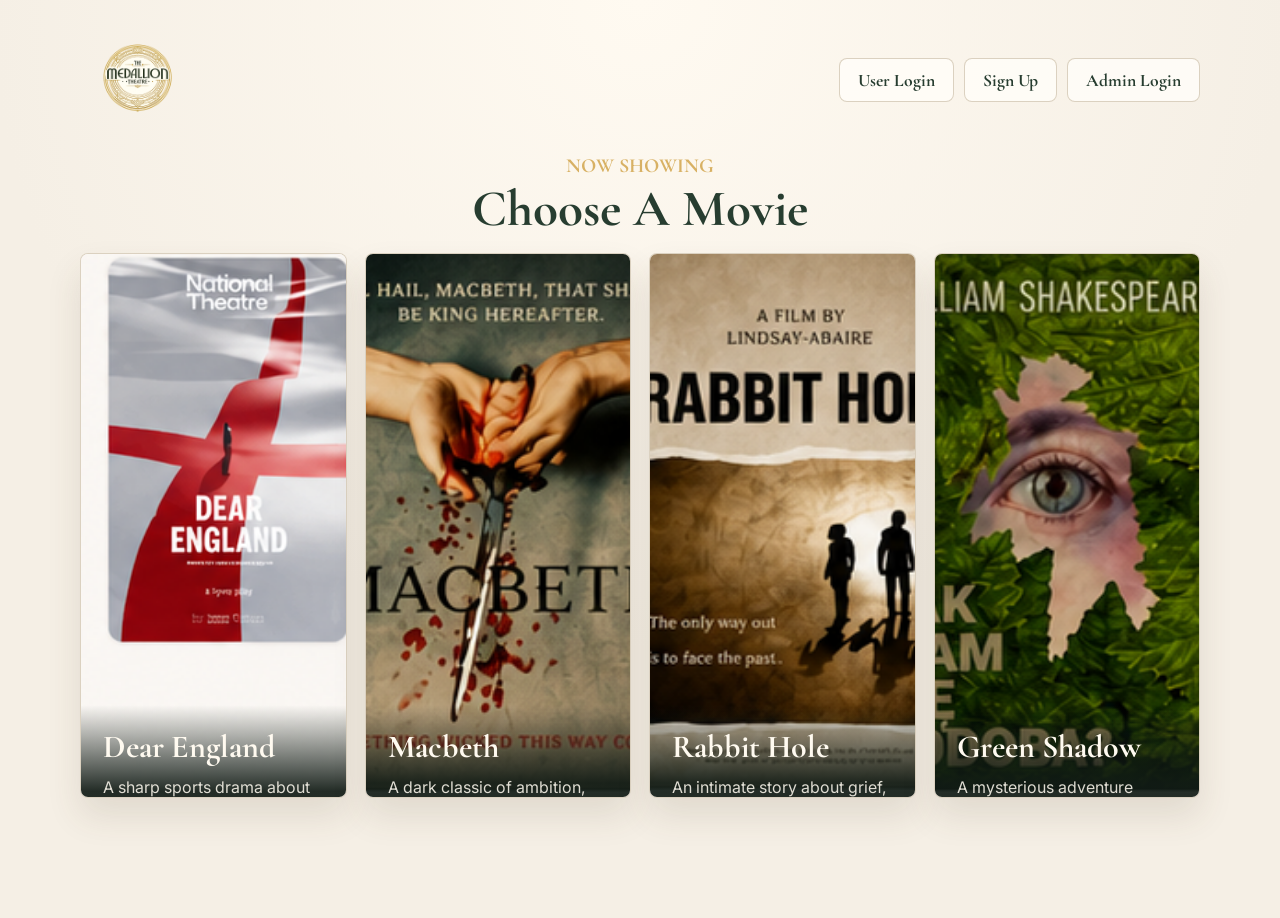
<file: index.html>
<!DOCTYPE html>
<html lang="en">
  <head>
    <meta charset="UTF-8" />
    <meta name="viewport" content="width=device-width, initial-scale=1.0" />
    <title>The Medallion Theatre</title>
    <link rel="preconnect" href="https://fonts.googleapis.com" />
    <link rel="preconnect" href="https://fonts.gstatic.com" crossorigin />
    <link
      href="https://fonts.googleapis.com/css2?family=Cormorant+Garamond:wght@500;600;700&family=Inter:wght@400;500;600;700&display=swap"
      rel="stylesheet"
    />
    <link rel="stylesheet" href="landing-page.css" />
  </head>
  <body>
    <main class="landing-shell">
      <header class="landing-header">
        <a href="index.html" class="brand" aria-label="The Medallion Theatre home">
          <img src="images/medallion-logo.png" alt="The Medallion Theatre logo" />
        </a>
        <nav class="landing-actions" aria-label="Account links">
          <a class="admin-link" href="login-page.html">User Login</a>
          <a class="admin-link" href="signup-page.html">Sign Up</a>
          <a class="admin-link" href="login-page.html?role=admin">Admin Login</a>
        </nav>
      </header>

      <section class="movie-hero">
        <p class="eyebrow">Now Showing</p>
        <h1>Choose A Movie</h1>
      </section>

      <section class="movie-grid" aria-label="Available movies">
        <article class="movie-tile">
          <img src="images/poster.png" alt="Dear England movie poster" />
          <div class="movie-overlay">
            <h2>Dear England</h2>
            <p>A sharp sports drama about pressure, belief, and rebuilding a team from the inside.</p>
            <a href="medallion.html?movie=Dear%20England">Proceed</a>
          </div>
        </article>

        <article class="movie-tile">
          <img src="images/macbeth-card.png" alt="Macbeth movie poster" />
          <div class="movie-overlay">
            <h2>Macbeth</h2>
            <p>A dark classic of ambition, loyalty, prophecy, and the cost of chasing power.</p>
            <a href="medallion.html?movie=Macbeth">Proceed</a>
          </div>
        </article>

        <article class="movie-tile">
          <img src="images/rabbit-hole-card.png" alt="Rabbit Hole movie poster" />
          <div class="movie-overlay">
            <h2>Rabbit Hole</h2>
            <p>An intimate story about grief, family, and finding a way back toward ordinary life.</p>
            <a href="medallion.html?movie=Rabbit%20Hole">Proceed</a>
          </div>
        </article>

        <article class="movie-tile">
          <img src="images/green-card.png" alt="Green Shadow movie poster" />
          <div class="movie-overlay">
            <h2>Green Shadow</h2>
            <p>A mysterious adventure where secrets, memory, and courage collide on stage.</p>
            <a href="medallion.html?movie=Green%20Shadow">Proceed</a>
          </div>
        </article>
      </section>
    </main>

    <div class="toast" id="toast" hidden></div>
    <script src="landing-page.js"></script>
  </body>
</html>
</file>
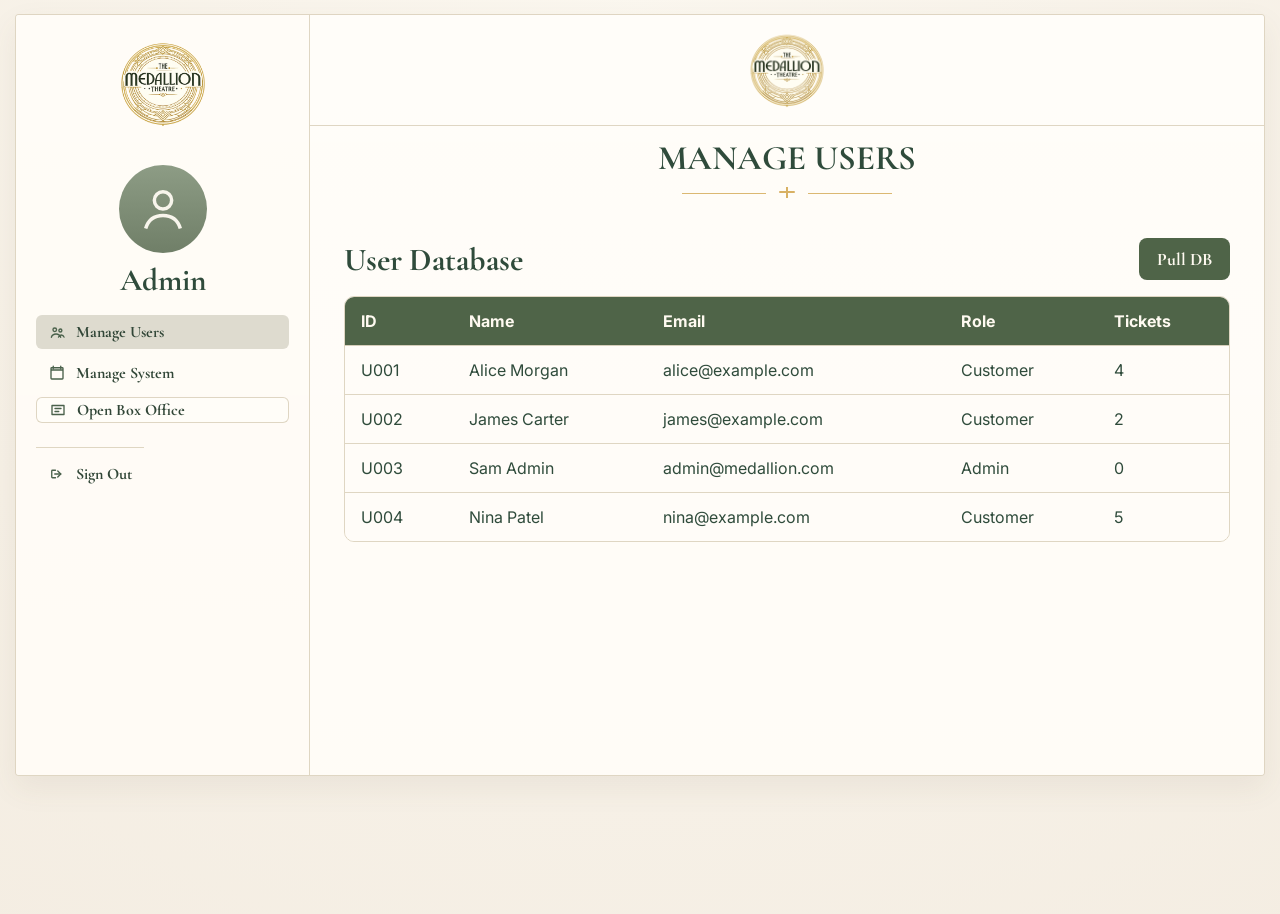
<file: admin .html>
<!DOCTYPE html>
<html lang="en">
  <head>
    <meta charset="UTF-8" />
    <meta name="viewport" content="width=device-width, initial-scale=1.0" />
    <title>Medallion Admin</title>
    <link rel="preconnect" href="https://fonts.googleapis.com" />
    <link rel="preconnect" href="https://fonts.gstatic.com" crossorigin />
    <link
      href="https://fonts.googleapis.com/css2?family=Cormorant+Garamond:wght@500;600;700&family=Inter:wght@400;500;600;700&display=swap"
      rel="stylesheet"
    />
    <link rel="stylesheet" href="login-page.css" />
  </head>
  <body>
    <main class="page-shell">
      <section class="panel dashboard-panel" id="dashboardSection">
        <aside class="sidebar">
          <a href="index.html" class="brand" aria-label="The Medallion Theatre home">
            <img class="sidebar-logo" src="images/medallion-logo.png" alt="Medallion Theatre logo" />
          </a>
          <div class="avatar">
            <svg viewBox="0 0 24 24" aria-hidden="true">
              <circle cx="12" cy="8" r="4" />
              <path d="M4 21c1.2-4 4.2-6 8-6s6.8 2 8 6" />
            </svg>
          </div>
          <h2>Admin</h2>

          <div class="sidebar-menu">
            <button type="button" class="menu-btn active" data-admin-panel="users">
              <span class="menu-icon">
                <svg viewBox="0 0 24 24" aria-hidden="true">
                  <circle cx="9" cy="9" r="2.4" />
                  <circle cx="16.5" cy="10" r="2" />
                  <path d="M4.5 19c.9-2.8 3.2-4.3 6.2-4.3s5.3 1.5 6.2 4.3M14 18.8c.5-1.8 1.8-2.8 3.7-2.8 1.8 0 3.1 1 3.7 2.8" />
                </svg>
              </span>
              <span>Manage Users</span>
            </button>
            <button type="button" class="menu-link" data-admin-panel="shows">
              <span class="menu-icon">
                <svg viewBox="0 0 24 24" aria-hidden="true">
                  <path d="M7 3v3M17 3v3M4 8h16M5 5h14a1 1 0 0 1 1 1v13a1 1 0 0 1-1 1H5a1 1 0 0 1-1-1V6a1 1 0 0 1 1-1Z" />
                </svg>
              </span>
              <span>Manage System</span>
            </button>
            <a href="boxoffice.html" class="menu-link boxoffice-link">
              <span class="menu-icon">
                <svg viewBox="0 0 24 24" aria-hidden="true">
                  <path d="M4 6h16v12H4Z" />
                  <path d="M8 10h8M8 14h5" />
                </svg>
              </span>
              <span>Open Box Office</span>
            </a>
          </div>

          <a href="login-page.html" class="signout-btn" id="signoutBtn">
            <span class="menu-icon">
              <svg viewBox="0 0 24 24" aria-hidden="true">
                <path d="M10 7H6a1 1 0 0 0-1 1v8a1 1 0 0 0 1 1h4" />
                <path d="m13 16 4-4-4-4" />
                <path d="M17 12H9" />
              </svg>
            </span>
            <span>Sign Out</span>
          </a>
        </aside>

        <div class="dashboard-main admin-main">
          <div class="dashboard-topbar">
            <a href="index.html" aria-label="The Medallion Theatre home">
              <img class="center-logo" src="images/medallion-logo.png" alt="Medallion Theatre logo" />
            </a>
          </div>

          <div class="dashboard-title">
            <h1 id="adminHeading">MANAGE USERS</h1>
            <div class="ornament" aria-hidden="true">
              <span></span><i></i><span></span>
            </div>
          </div>

          <section class="admin-panel-view" data-admin-content="users">
            <div class="admin-toolbar">
              <h2>User Database</h2>
              <button type="button" class="small-action" id="refreshUsersBtn">Pull DB</button>
            </div>
            <div class="admin-table-wrap">
              <table class="admin-table">
                <thead>
                  <tr>
                    <th>ID</th>
                    <th>Name</th>
                    <th>Email</th>
                    <th>Role</th>
                    <th>Tickets</th>
                  </tr>
                </thead>
                <tbody id="usersTableBody"></tbody>
              </table>
            </div>
          </section>

          <section class="admin-panel-view" data-admin-content="shows" hidden>
            <div class="admin-toolbar">
              <h2>System Management</h2>
              <div class="toolbar-actions">
                <a href="boxoffice.html" class="small-action action-link">Open Box Office</a>
                <button type="button" class="small-action" id="saveSystemBtn">Save System</button>
              </div>
            </div>

            <div class="system-grid">
              <label class="system-card">
                <span>Booking System</span>
                <select id="bookingSystem">
                  <option value="enabled">Enabled</option>
                  <option value="disabled">Disabled</option>
                </select>
              </label>
              <label class="system-card">
                <span>User Sign Up</span>
                <select id="signupSystem">
                  <option value="enabled">Enabled</option>
                  <option value="disabled">Disabled</option>
                </select>
              </label>
              <label class="system-card">
                <span>Bank Payment</span>
                <select id="bankPaymentSystem">
                  <option value="enabled">Enabled</option>
                  <option value="disabled">Disabled</option>
                </select>
              </label>
              <label class="system-card">
                <span>Ticket Verification</span>
                <select id="ticketVerificationSystem">
                  <option value="enabled">Enabled</option>
                  <option value="disabled">Disabled</option>
                </select>
              </label>
              <label class="system-card">
                <span>Maintenance Mode</span>
                <select id="maintenanceSystem">
                  <option value="off">Off</option>
                  <option value="on">On</option>
                </select>
              </label>
              <label class="system-card">
                <span>Active Payment Method</span>
                <select id="paymentSystem">
                  <option value="Bank Transfer">Bank Transfer</option>
                  <option value="Bank Card">Bank Card</option>
                  <option value="Mobile Banking">Mobile Banking</option>
                </select>
              </label>
            </div>

            <div class="admin-report" id="systemStatusReport"></div>
          </section>
        </div>
      </section>
    </main>

    <div class="toast" id="toast" hidden></div>
    <script src="login-page.js"></script>
  </body>
</html>
</file>
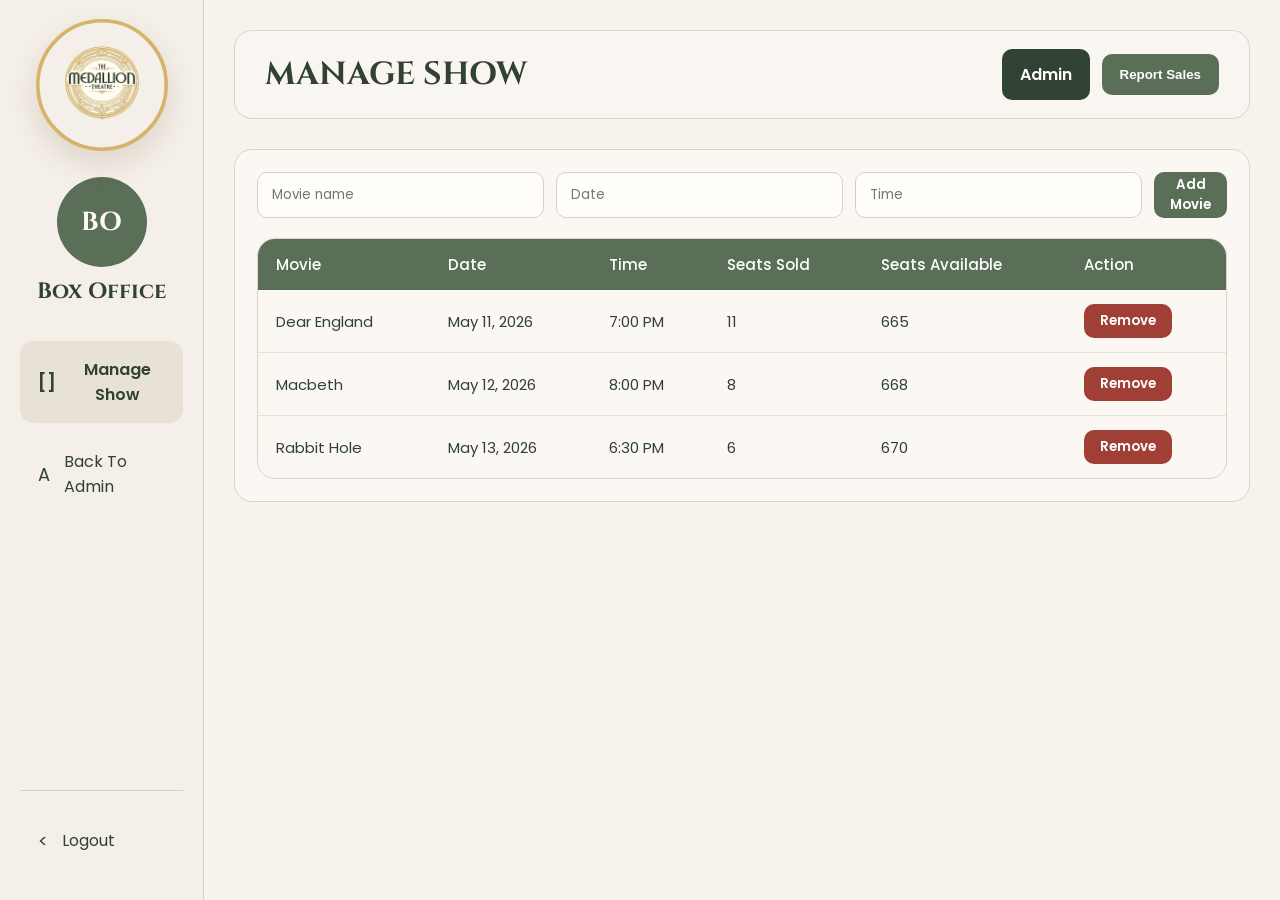
<file: boxoffice.html>
<!doctype html>
<html lang="en">
  <head>
    <meta charset="UTF-8" />
    <meta name="viewport" content="width=device-width, initial-scale=1.0" />
    <title>Box Office Manager</title>
    <link rel="stylesheet" href="boxoffice.css" />
    <link
      href="https://fonts.googleapis.com/css2?family=Cinzel:wght@500;700&family=Poppins:wght@300;400;500;600&display=swap"
      rel="stylesheet"
    />
  </head>

  <body>
    <div class="container">
      <aside class="sidebar">
        <div>
          <div class="logo">
            <a href="index.html" aria-label="Go to home page"><img src="images/medallion-logo.png" alt="The Medallion Theatre logo" /></a>
          </div>

          <div class="manager">
            <div class="manager-avatar">BO</div>
            <h3>Box Office</h3>
          </div>

          <nav class="menu">
            <button class="menu-item active" type="button">
              <span class="menu-symbol">[]</span>
              Manage Show
            </button>
            <a href="admin .html" class="menu-item admin-link">
              <span class="menu-symbol">A</span>
              Back To Admin
            </a>
          </nav>
        </div>

        <div class="logout">
          <button class="menu-item" id="logoutBtn" type="button">
            <span class="menu-symbol">&lt;</span>
            Logout
          </button>
        </div>
      </aside>

      <main class="content">
        <div class="topbar">
          <h1>MANAGE SHOW</h1>
          <div class="topbar-actions">
            <a class="report-btn admin-open-btn" href="admin .html">Admin</a>
            <button class="report-btn" id="salesReportBtn" type="button">Report Sales</button>
          </div>
        </div>

        <section class="manage-card">
          <form class="show-form" id="showForm">
            <input type="text" id="movieName" placeholder="Movie name" />
            <input type="text" id="showDate" placeholder="Date" />
            <input type="text" id="showTime" placeholder="Time" />
            <button type="submit">Add Movie</button>
          </form>

          <div class="table-wrapper">
            <table class="data-table">
              <thead>
                <tr>
                  <th>Movie</th>
                  <th>Date</th>
                  <th>Time</th>
                  <th>Seats Sold</th>
                  <th>Seats Available</th>
                  <th>Action</th>
                </tr>
              </thead>
              <tbody id="showsTableBody"></tbody>
            </table>
          </div>

          <div class="sales-report" id="salesReport"></div>
        </section>
      </main>
    </div>

    <div class="toast" id="toast" hidden></div>
    <script src="boxoffice.js"></script>
  </body>
</html>
</file>
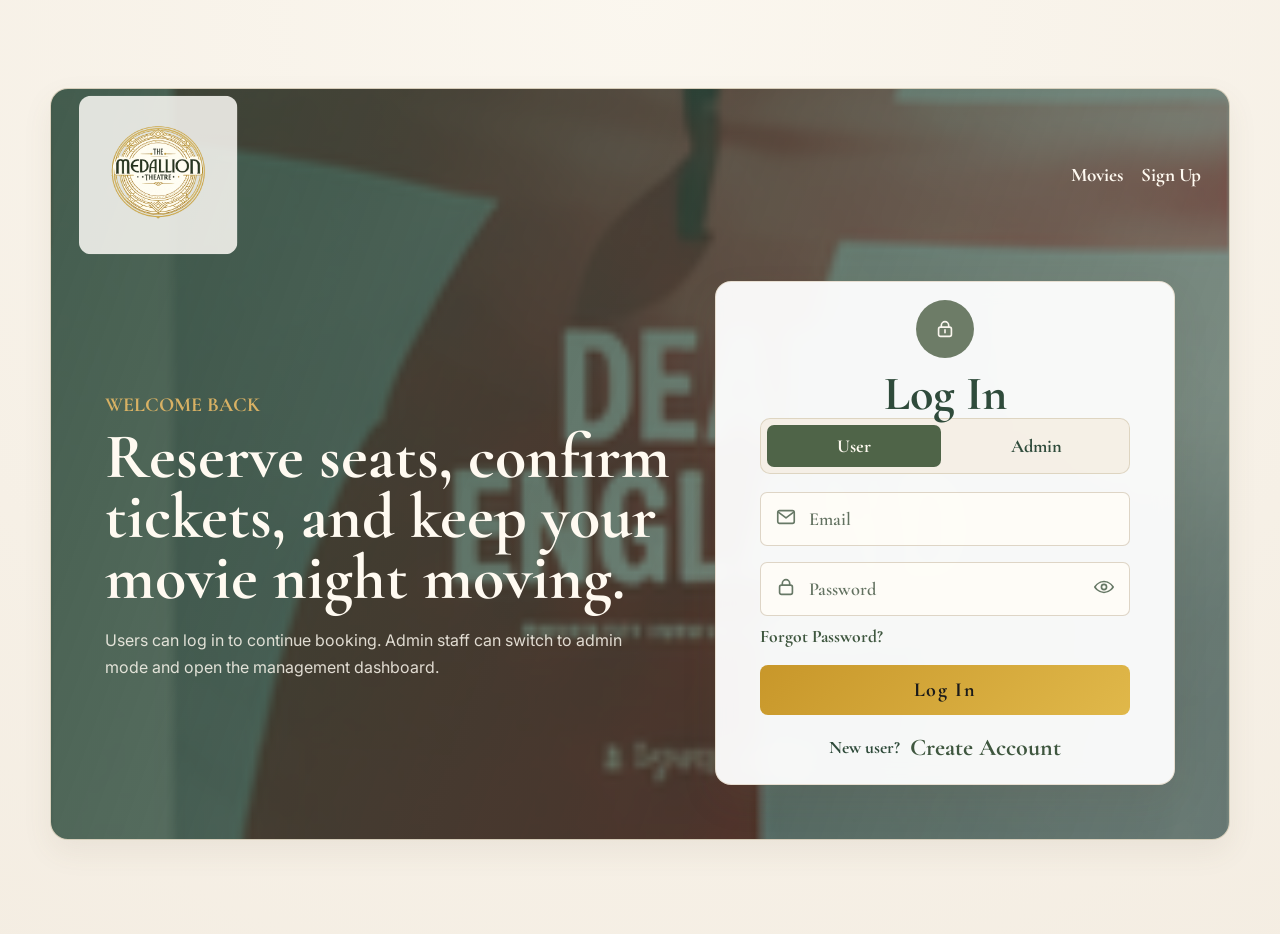
<file: login-page.html>
<!DOCTYPE html>
<html lang="en">
  <head>
    <meta charset="UTF-8" />
    <meta name="viewport" content="width=device-width, initial-scale=1.0" />
    <title>Medallion Theatre Login</title>
    <link rel="preconnect" href="https://fonts.googleapis.com" />
    <link rel="preconnect" href="https://fonts.gstatic.com" crossorigin />
    <link
      href="https://fonts.googleapis.com/css2?family=Cormorant+Garamond:wght@500;600;700&family=Inter:wght@400;500;600;700&display=swap"
      rel="stylesheet"
    />
    <link rel="stylesheet" href="login-page.css" />
  </head>
  <body>
    <main class="page-shell login-shell">
      <section class="panel hero-panel login-hero" id="loginSection">
        <header class="login-topbar">
          <a href="index.html" class="hero-logo" id="heroLogoLink">
            <img src="images/medallion-logo.png" alt="The Medallion Theatre logo" />
          </a>
          <nav class="login-toplinks" aria-label="Login navigation">
            <a href="index.html">Movies</a>
            <a href="signup-page.html">Sign Up</a>
          </nav>
        </header>

        <div class="login-layout">
          <section class="login-copy">
            <p class="eyebrow">Welcome Back</p>
            <h1>Reserve seats, confirm tickets, and keep your movie night moving.</h1>
            <p>Users can log in to continue booking. Admin staff can switch to admin mode and open the management dashboard.</p>
          </section>

          <form class="login-card polished-login-card" id="loginForm">
            <div class="login-badge">
              <svg viewBox="0 0 24 24" aria-hidden="true">
                <rect x="5" y="10" width="14" height="10" rx="2" />
                <path d="M8 10V8a4 4 0 1 1 8 0v2" />
                <path d="M12 13v3" />
              </svg>
            </div>

            <h2>Log In</h2>
            <div class="login-mode" role="group" aria-label="Login type">
              <button type="button" class="mode-btn active" data-login-role="user">User</button>
              <button type="button" class="mode-btn" data-login-role="admin">Admin</button>
            </div>

            <label class="field">
              <span class="field-icon">
                <svg viewBox="0 0 24 24" aria-hidden="true">
                  <rect x="3" y="5" width="18" height="14" rx="2" />
                  <path d="m4 7 8 6 8-6" />
                </svg>
              </span>
              <input type="email" id="emailInput" placeholder="Email" autocomplete="email" />
            </label>

            <label class="field">
              <span class="field-icon">
                <svg viewBox="0 0 24 24" aria-hidden="true">
                  <rect x="5" y="10" width="14" height="10" rx="2" />
                  <path d="M8 10V8a4 4 0 1 1 8 0v2" />
                </svg>
              </span>
              <input type="password" id="passwordInput" placeholder="Password" autocomplete="current-password" />
              <button type="button" class="eye-btn" id="togglePassword" aria-label="Show password">
                <svg viewBox="0 0 24 24" aria-hidden="true">
                  <path d="M2 12s3.6-6 10-6 10 6 10 6-3.6 6-10 6S2 12 2 12Z" />
                  <circle cx="12" cy="12" r="2.8" />
                </svg>
              </button>
            </label>

            <button type="button" class="link-btn forgot-btn" id="forgotBtn">Forgot Password?</button>
            <button type="submit" class="login-submit-btn">Log In</button>

            <div class="login-actions">
              <span>New user?</span>
              <a href="signup-page.html" class="link-btn signup-btn" id="signupBtn">Create Account</a>
            </div>
          </form>
        </div>
      </section>
    </main>

    <div class="toast" id="toast" hidden></div>
    <script src="login-page.js?v=3"></script>
  </body>
</html>
</file>
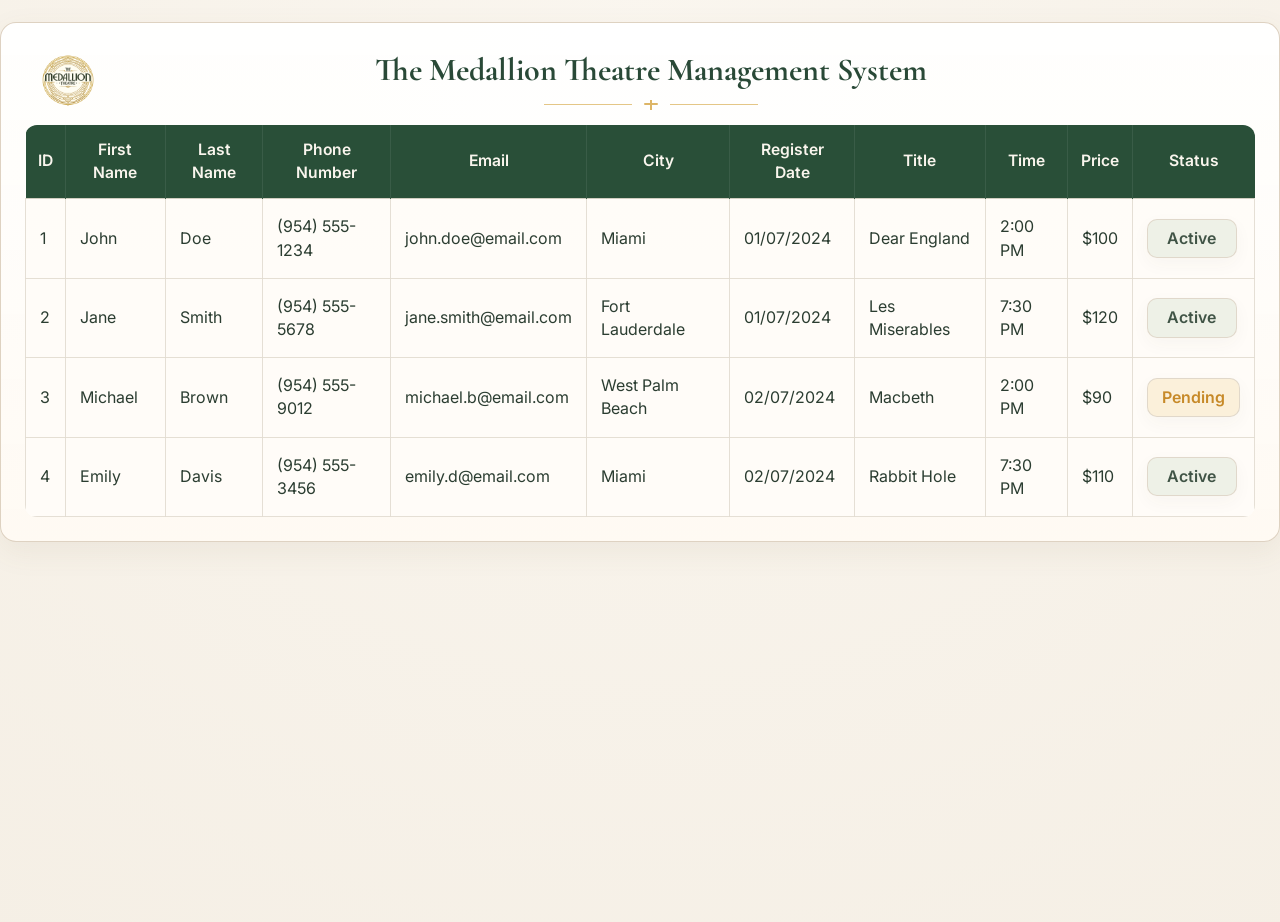
<file: managment.html>
<!doctype html>
<html lang="en">
  <head>
    <meta charset="UTF-8" />
    <meta name="viewport" content="width=device-width, initial-scale=1.0" />
    <title>The medallion Theatre managment system</title>
    <link rel="preconnect" href="https://fonts.googleapis.com" />
    <link rel="preconnect" href="https://fonts.gstatic.com" crossorigin />
    <link
      href="https://fonts.googleapis.com/css2?family=Cormorant+Garamond:wght@500;600;700&family=Inter:wght@400;500;600;700&display=swap"
      rel="stylesheet"
    />
    <link rel="stylesheet" href="medallion.css" />
  </head>
  <body></body>
</html>
<section class="panel management-panel" id="managementSection">
  <div class="management-header">
    <img src="images/medallion-logo.png" alt="The Medallion Theatre logo" />
    <div class="management-title">
      <h2>The Medallion Theatre Management System</h2>
      <div class="ornament" aria-hidden="true">
        <span></span>
        <i></i>
        <span></span>
      </div>
    </div>
  </div>


  <div class="table-wrap">
    <table>
      <thead>
        <tr>
          <th>ID</th>
          <th>First Name</th>
          <th>Last Name</th>
          <th>Phone Number</th>
          <th>Email</th>
          <th>City</th>
          <th>Register Date</th>
          <th>Title</th>
          <th>Time</th>
          <th>Price</th>
          <th>Status</th>
        </tr>
      </thead>
      <tbody id="customerRows">
        <tr>
          <td>1</td>
          <td>John</td>
          <td>Doe</td>
          <td>(954) 555-1234</td>
          <td>john.doe@email.com</td>
          <td>Miami</td>
          <td>01/07/2024</td>
          <td>Dear England</td>
          <td>2:00 PM</td>
          <td>$100</td>
          <td><span class="status-badge active">Active</span></td>
        </tr>
        <tr>
          <td>2</td>
          <td>Jane</td>
          <td>Smith</td>
          <td>(954) 555-5678</td>
          <td>jane.smith@email.com</td>
          <td>Fort Lauderdale</td>
          <td>01/07/2024</td>
          <td>Les Miserables</td>
          <td>7:30 PM</td>
          <td>$120</td>
          <td><span class="status-badge active">Active</span></td>
        </tr>
        <tr>
          <td>3</td>
          <td>Michael</td>
          <td>Brown</td>
          <td>(954) 555-9012</td>
          <td>michael.b@email.com</td>
          <td>West Palm Beach</td>
          <td>02/07/2024</td>
          <td>Macbeth</td>
          <td>2:00 PM</td>
          <td>$90</td>
          <td><span class="status-badge pending">Pending</span></td>
        </tr>
        <tr>
          <td>4</td>
          <td>Emily</td>
          <td>Davis</td>
          <td>(954) 555-3456</td>
          <td>emily.d@email.com</td>
          <td>Miami</td>
          <td>02/07/2024</td>
          <td>Rabbit Hole</td>
          <td>7:30 PM</td>
          <td>$110</td>
          <td><span class="status-badge active">Active</span></td>
        </tr>
      </tbody>
    </table>
  </div>
</section>
</file>
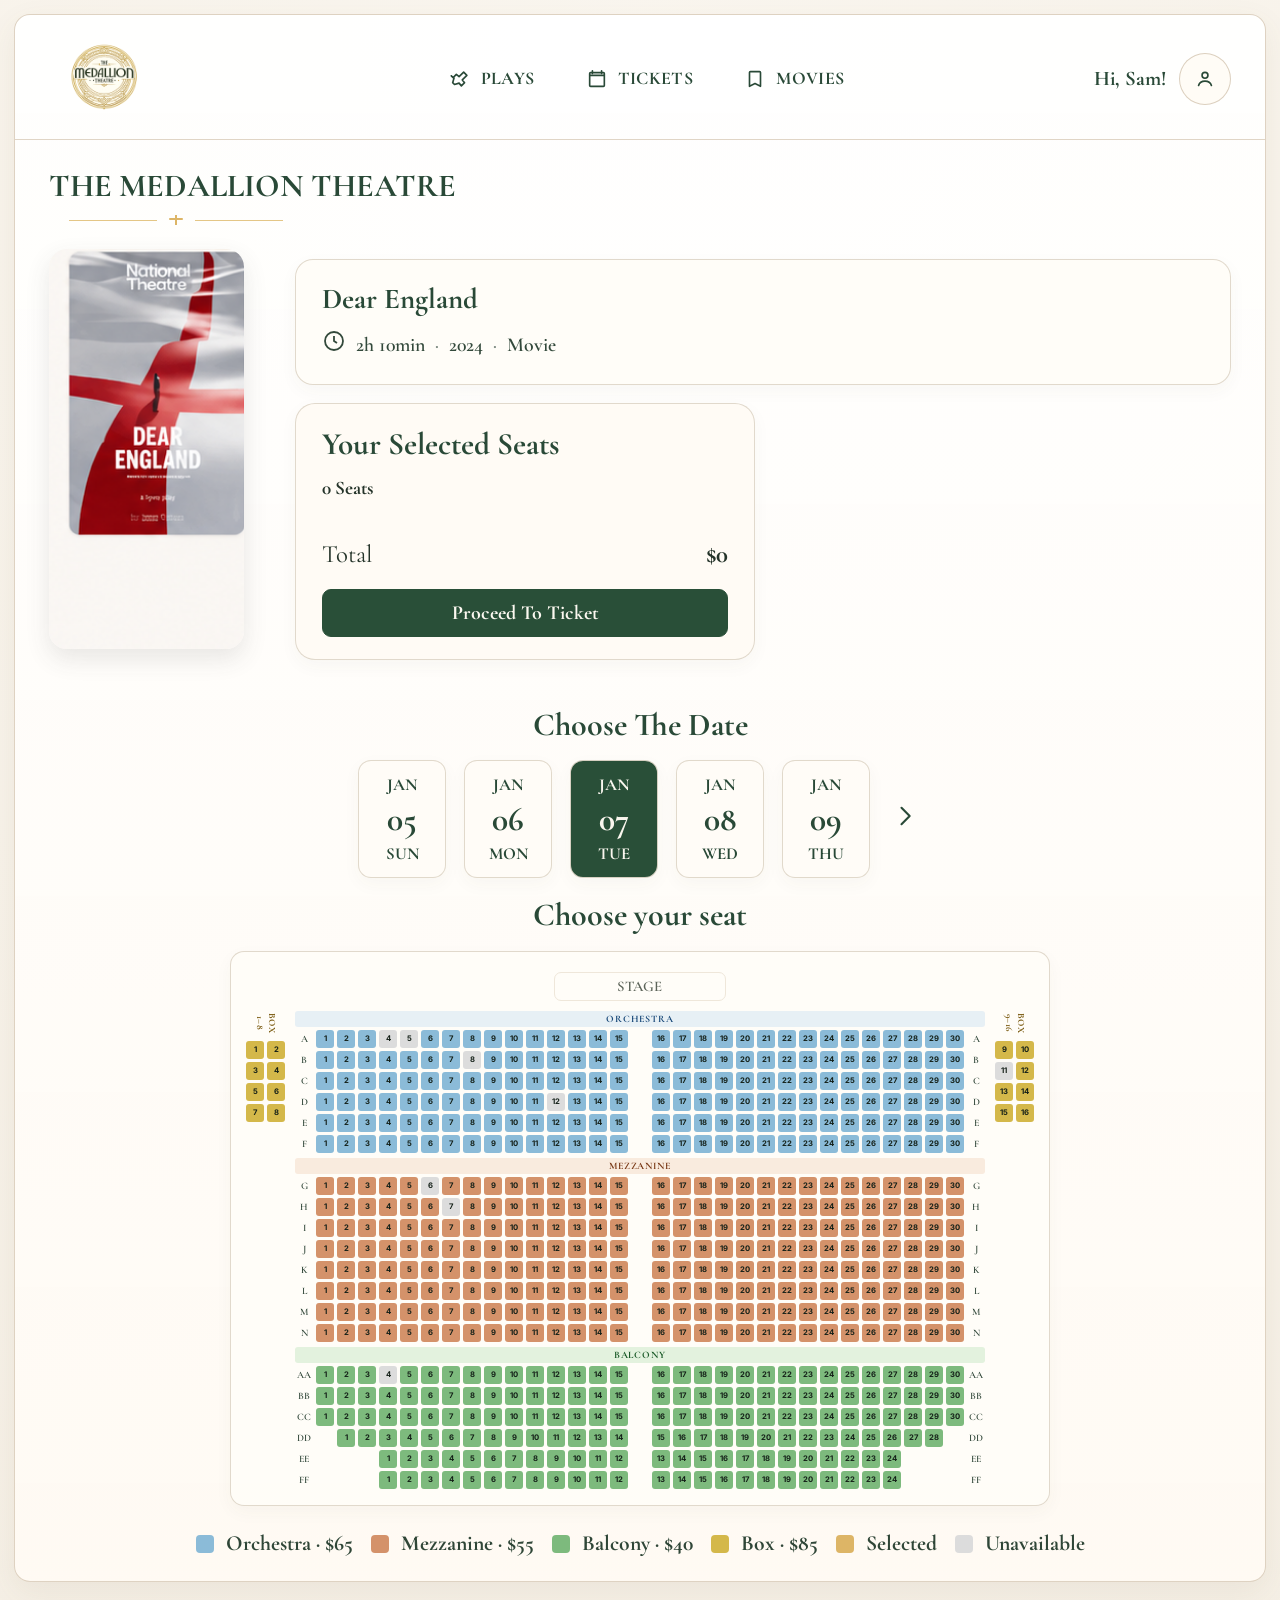
<file: medallion.html>
<!DOCTYPE html>
<html lang="en">
  <head>
    <meta charset="UTF-8" />
    <meta name="viewport" content="width=device-width, initial-scale=1.0" />
    <title>The Medallion Theatre</title>
    <link rel="preconnect" href="https://fonts.googleapis.com" />
    <link rel="preconnect" href="https://fonts.gstatic.com" crossorigin />
    <link
      href="https://fonts.googleapis.com/css2?family=Cormorant+Garamond:wght@500;600;700&family=Inter:wght@400;500;600;700&display=swap"
      rel="stylesheet"
    />
    <link rel="stylesheet" href="medallion.css" />
  </head>
  <body>
    <main class="page-shell">
      <section class="panel booking-panel" id="bookingSection">
        <header class="topbar">
          <a class="brand" href="index.html" aria-label="The Medallion Theatre">
            <img src="images/medallion-logo.png" alt="The Medallion Theatre logo" />
          </a>

          <nav class="main-nav" aria-label="Primary">
            <a href="#bookingSection" class="nav-link" data-nav-target="bookingSection">
              <span class="icon">
                <svg viewBox="0 0 24 24" aria-hidden="true">
                  <path
                    d="M4.5 10.5 8 7l3 2.5 5-5 3.5 3.5-5 5 2.5 3-3.5 3.5-2.5-3-5 1.5-2-2 1.5-5-3-2.5Z"
                  />
                </svg>
              </span>
              <span>PLAYS</span>
            </a>
            <a href="tickets-page.html" class="nav-link">
              <span class="icon">
                <svg viewBox="0 0 24 24" aria-hidden="true">
                  <path d="M7 3v3M17 3v3M4 8h16M5 5h14a1 1 0 0 1 1 1v13a1 1 0 0 1-1 1H5a1 1 0 0 1-1-1V6a1 1 0 0 1 1-1Z" />
                </svg>
              </span>
              <span>TICKETS</span>
            </a>
            <a href="index.html" class="nav-link">
              <span class="icon">
                <svg viewBox="0 0 24 24" aria-hidden="true">
                  <path d="M7 4h10a1 1 0 0 1 1 1v15l-6-3-6 3V5a1 1 0 0 1 1-1Z" />
                </svg>
              </span>
              <span>MOVIES</span>
            </a>
          </nav>

          <div class="toolbar">
            <span class="hello">Hi, Sam!</span>
            <button class="circle-btn profile-btn" type="button" aria-label="Profile" id="profileBtn">
              <svg viewBox="0 0 24 24" aria-hidden="true">
                <circle cx="12" cy="8" r="3.2" />
                <path d="M5 19c.9-3 3.6-4.7 7-4.7s6.1 1.7 7 4.7" />
              </svg>
            </button>
            <div class="profile-menu" id="profileMenu" hidden>
              <a href="login-page.html#dashboardSection" class="profile-menu-item" data-profile-action="account">My Account</a>
              <a href="tickets-page.html" class="profile-menu-item" data-profile-action="tickets">My Tickets</a>
              <a href="login-page.html" class="profile-menu-item" data-profile-action="logout">Log Out</a>
            </div>
          </div>
        </header>

        <div class="booking-grid">
          <section class="movie-column">
            <div class="section-heading">
              <h1>THE MEDALLION THEATRE</h1>
              <div class="ornament" aria-hidden="true">
                <span></span>
                <i></i>
                <span></span>
              </div>
            </div>

            <div class="movie-card">
              <img class="poster" id="moviePoster" src="images/poster.png" alt="Dear England poster" />

              <div class="movie-side">
                <article class="show-card">
                  <h2 id="movieTitle">Dear England</h2>
                  <p class="meta">
                    <span class="meta-clock">
                      <svg viewBox="0 0 24 24" aria-hidden="true">
                        <circle cx="12" cy="12" r="9" />
                        <path d="M12 7v5l3 2" />
                      </svg>
                    </span>
                    2h 10min
                    <span class="dot">&middot;</span>
                    2024
                    <span class="dot">&middot;</span>
                    Movie
                  </p>
                </article>

                <article class="selected-card">
                  <h3>Your Selected Seats</h3>
                  <p class="seat-count"><span id="seatCount">0</span> Seats</p>

                  <div class="selected-seat-tags" id="selectedSeatTags"></div>

                  <div class="total-row">
                    <span>Total</span>
                    <strong id="totalPrice">$0</strong>
                  </div>

                  <div class="actions">
                    <button class="action-btn action-btn-primary" type="button" id="purchaseBtn">Proceed To Ticket</button>
                  </div>
                </article>
              </div>
            </div>
          </section>

          <section class="schedule-column">
            <div class="date-block">
              <h2>Choose The Date</h2>
              <div class="date-row">
                <button type="button" class="date-card">
                  <span>JAN</span>
                  <strong>05</strong>
                  <small>SUN</small>
                </button>
                <button type="button" class="date-card">
                  <span>JAN</span>
                  <strong>06</strong>
                  <small>MON</small>
                </button>
                <button type="button" class="date-card active">
                  <span>JAN</span>
                  <strong>07</strong>
                  <small>TUE</small>
                </button>
                <button type="button" class="date-card">
                  <span>JAN</span>
                  <strong>08</strong>
                  <small>WED</small>
                </button>
                <button type="button" class="date-card">
                  <span>JAN</span>
                  <strong>09</strong>
                  <small>THU</small>
                </button>
                <button type="button" class="arrow-btn" aria-label="Next date" id="nextDateBtn">
                  <svg viewBox="0 0 24 24" aria-hidden="true">
                    <path d="m9 5 7 7-7 7" />
                  </svg>
                </button>
              </div>
            </div>

              <div class="seat-section">
              <h2>Choose your seat</h2>
              <div class="seat-layout-wrap">
                <div class="seat-board">
                  <div class="stage">STAGE</div>
                  <div class="seat-layout">
                    <div class="box-col" id="leftBoxCol">
                      <span class="box-col-title">BOX<br>1–8</span>
                      <div class="box-col-seats" id="leftBoxSeats"></div>
                    </div>
                    <div class="seats" id="seats"></div>
                    <div class="box-col" id="rightBoxCol">
                      <span class="box-col-title">BOX<br>9–16</span>
                      <div class="box-col-seats" id="rightBoxSeats"></div>
                    </div>
                  </div>
                </div>

                <div class="legend">
                  <div><i class="legend-box orchestra"></i><span>Orchestra · $65</span></div>
                  <div><i class="legend-box mezzanine"></i><span>Mezzanine · $55</span></div>
                  <div><i class="legend-box balcony"></i><span>Balcony · $40</span></div>
                  <div><i class="legend-box box-seat"></i><span>Box · $85</span></div>
                  <div><i class="legend-box selected"></i><span>Selected</span></div>
                  <div><i class="legend-box unavailable"></i><span>Unavailable</span></div>
                </div>
              </div>
            </div>
          </section>
        </div>
      </section>

    </main>

    <div class="toast" id="toast" hidden></div>

    <script src="reservation-db.js"></script>
    <script src="medallion.js"></script>
  </body>
</html>
</file>
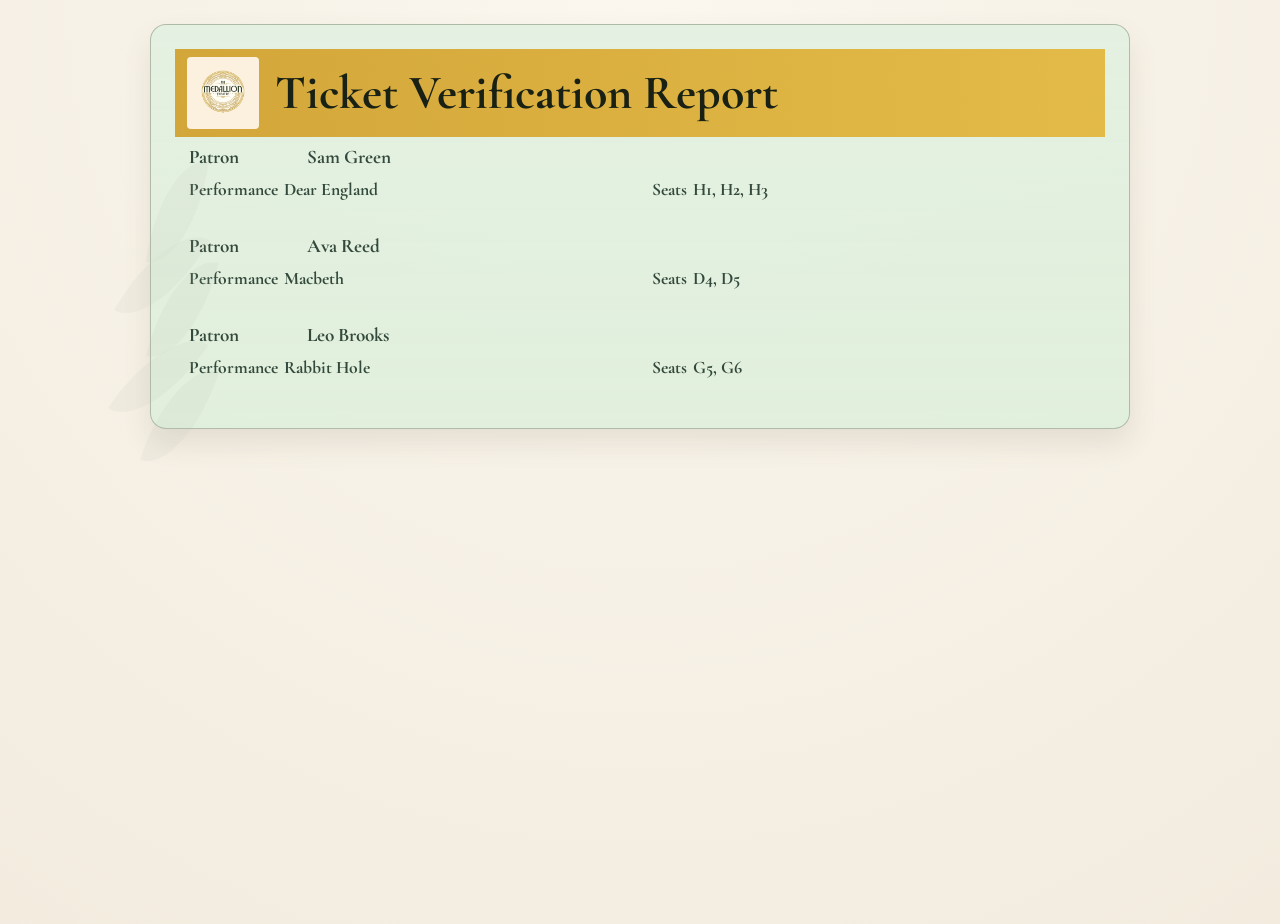
<file: report card.html>
<!DOCTYPE html>
<html lang="en">
<head>
    <meta charset="UTF-8">
    <meta name="viewport" content="width=device-width, initial-scale=1.0">
    <title>Ticket Verification Report</title>
    <link rel="preconnect" href="https://fonts.googleapis.com" />
    <link rel="preconnect" href="https://fonts.gstatic.com" crossorigin />
    <link
      href="https://fonts.googleapis.com/css2?family=Cormorant+Garamond:wght@500;600;700&family=Inter:wght@400;500;600;700&display=swap"
      rel="stylesheet"
    />
    <link rel="stylesheet" href="tickets-page.css" />
</head>
<body>
     <main class="tickets-shell">
      <section class="report-panel">
        <div class="leaf-left" aria-hidden="true">
          <span></span><span></span><span></span><span></span><span></span>
        </div>

        <article class="report-card">
          <div class="report-banner">
            <img src="images/medallion-logo.png" alt="Medallion report" />
            <h2>Ticket Verification Report</h2>
          </div>

          <article class="patron-block">
            <div class="patron-head">
              <span>Patron</span>
              <span>Sam Green</span>
            </div>
            <div class="patron-meta">
              <div><span>Performance</span><span>Dear England</span></div>
              <div><span>Seats</span><span>H1, H2, H3</span></div>
            </div>
          </article>

          <article class="patron-block">
            <div class="patron-head">
              <span>Patron</span>
              <span>Ava Reed</span>
            </div>
            <div class="patron-meta">
              <div><span>Performance</span><span>Macbeth</span></div>
              <div><span>Seats</span><span>D4, D5</span></div>
            </div>
          </article>

          <article class="patron-block">
            <div class="patron-head">
              <span>Patron</span>
              <span>Leo Brooks</span>
            </div>
            <div class="patron-meta">
              <div><span>Performance</span><span>Rabbit Hole</span></div>
              <div><span>Seats</span><span>G5, G6</span></div>
            </div>
          </article>
        </article>
      </section> 
</body>
</html>
</file>
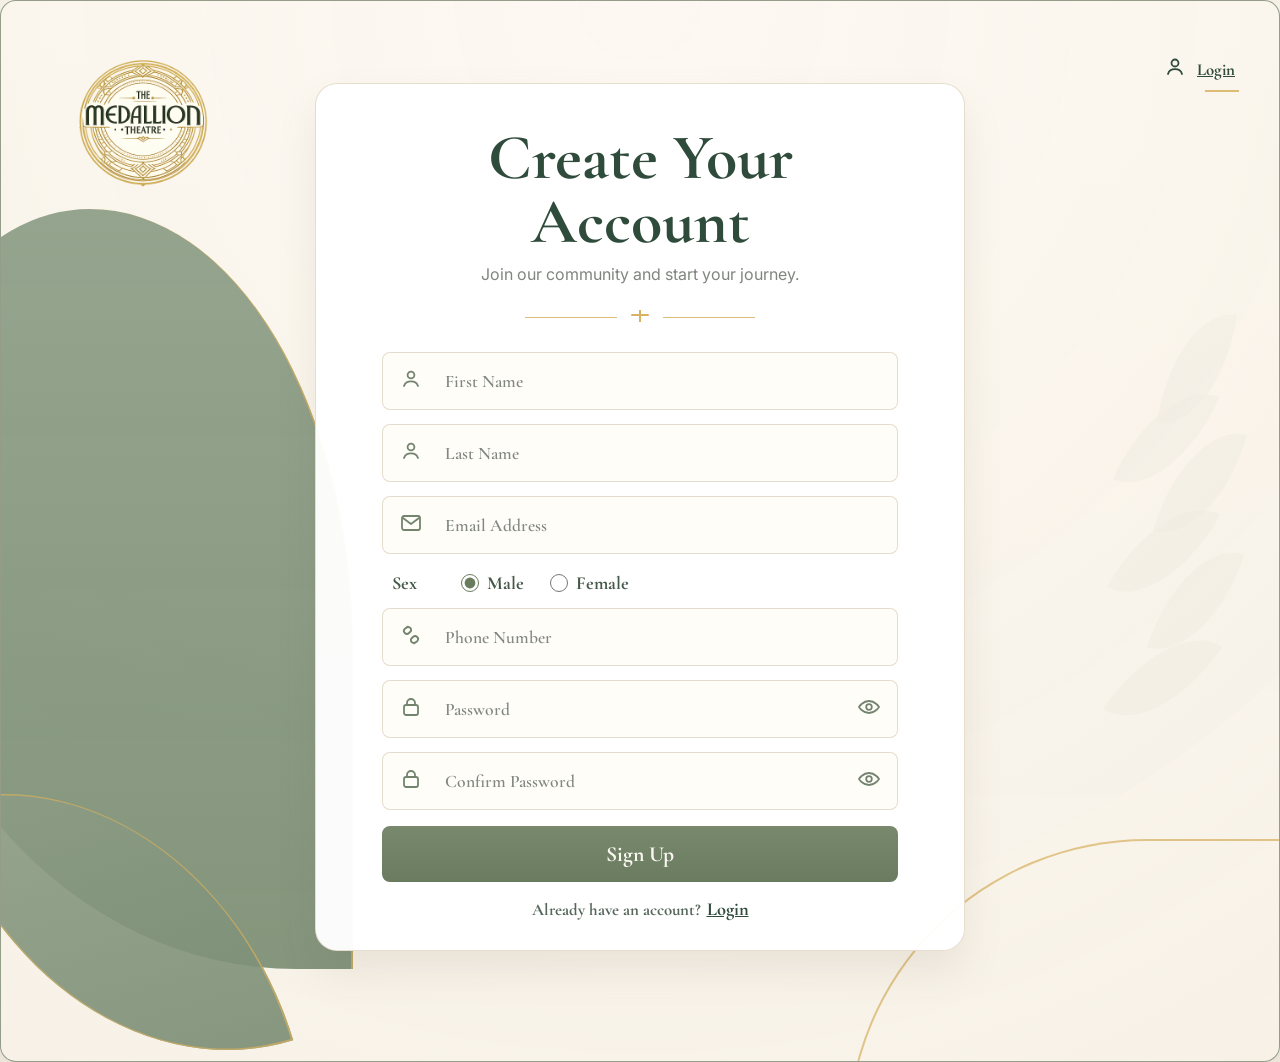
<file: signup-page.html>
<!doctype html>
<html lang="en">
  <head>
    <meta charset="UTF-8" />
    <meta name="viewport" content="width=device-width, initial-scale=1.0" />
    <title>Medallion Theatre Sign Up</title>
    <link rel="preconnect" href="https://fonts.googleapis.com" />
    <link rel="preconnect" href="https://fonts.gstatic.com" crossorigin />
    <link
      href="https://fonts.googleapis.com/css2?family=Cormorant+Garamond:wght@500;600;700&family=Inter:wght@400;500;600;700&display=swap"
      rel="stylesheet"
    />
    <link rel="stylesheet" href="signup-page.css" />
  </head>
  <body>
    <main class="page-shell">
      <section class="panel signup-panel" id="signupSection">
        <a href="index.html" class="top-logo" id="topLogoLink">
          <img src="images/medallion-logo.png" alt="The Medallion Theatre logo" />
        </a>

        <a href="login-page.html" class="login-link" id="loginLinkBtn">
          <span class="login-link-icon">
            <svg viewBox="0 0 24 24" aria-hidden="true">
              <circle cx="12" cy="8" r="3.5" />
              <path d="M5 19c.9-3.1 3.6-4.8 7-4.8s6.1 1.7 7 4.8" />
            </svg>
          </span>
          <span>Login</span>
        </a>

        <div class="left-shape" aria-hidden="true"></div>
        <div class="right-leaf" aria-hidden="true">
          <span></span>
          <span></span>
          <span></span>
          <span></span>
          <span></span>
          <span></span>
        </div>
        <div class="bottom-curve" aria-hidden="true"></div>

        <form class="signup-card" id="signupForm">
          <h1>Create Your Account</h1>
          <p class="subtitle">Join our community and start your journey.</p>
          <div class="ornament" aria-hidden="true">
            <span></span>
            <i></i>
            <span></span>
          </div>

          <label class="field">
            <span class="field-icon">
              <svg viewBox="0 0 24 24" aria-hidden="true">
                <circle cx="12" cy="8" r="3.4" />
                <path d="M5 19c.9-3 3.5-4.7 7-4.7s6.1 1.7 7 4.7" />
              </svg>
            </span>
            <input type="text" id="firstName" placeholder="First Name" />
          </label>

          <label class="field">
            <span class="field-icon">
              <svg viewBox="0 0 24 24" aria-hidden="true">
                <circle cx="12" cy="8" r="3.4" />
                <path d="M5 19c.9-3 3.5-4.7 7-4.7s6.1 1.7 7 4.7" />
              </svg>
            </span>
            <input type="text" id="lastName" placeholder="Last Name" />
          </label>

          <label class="field">
            <span class="field-icon">
              <svg viewBox="0 0 24 24" aria-hidden="true">
                <rect x="3" y="5" width="18" height="14" rx="2" />
                <path d="m4 7 8 6 8-6" />
              </svg>
            </span>
            <input type="email" id="emailAddress" placeholder="Email Address" />
          </label>

          <div class="gender-row">
            <span class="gender-label">Sex</span>
            <label class="radio-option">
              <input type="radio" name="sex" value="Male" checked />
              <span>Male</span>
            </label>
            <label class="radio-option">
              <input type="radio" name="sex" value="Female" />
              <span>Female</span>
            </label>
          </div>

          <label class="field">
            <span class="field-icon">
              <svg viewBox="0 0 24 24" aria-hidden="true">
                <path
                  d="M7 5a3 3 0 0 1 5 3l-2 2a3 3 0 0 1-4.2 0 3 3 0 0 1 0-4.2L9 3.6"
                />
                <path
                  d="M17 19a3 3 0 0 1-5-3l2-2a3 3 0 0 1 4.2 0 3 3 0 0 1 0 4.2L15 20.4"
                />
              </svg>
            </span>
            <input type="tel" id="phoneNumber" placeholder="Phone Number" />
          </label>


          <label class="field">
            <span class="field-icon">
              <svg viewBox="0 0 24 24" aria-hidden="true">
                <rect x="5" y="10" width="14" height="10" rx="2" />
                <path d="M8 10V8a4 4 0 1 1 8 0v2" />
              </svg>
            </span>
            <input type="password" id="password" placeholder="Password" />
            <button
              type="button"
              class="eye-btn"
              data-target="password"
              aria-label="Show password"
            >
              <svg viewBox="0 0 24 24" aria-hidden="true">
                <path d="M2 12s3.6-6 10-6 10 6 10 6-3.6 6-10 6S2 12 2 12Z" />
                <circle cx="12" cy="12" r="2.8" />
              </svg>
            </button>
          </label>

          <label class="field">
            <span class="field-icon">
              <svg viewBox="0 0 24 24" aria-hidden="true">
                <rect x="5" y="10" width="14" height="10" rx="2" />
                <path d="M8 10V8a4 4 0 1 1 8 0v2" />
              </svg>
            </span>
            <input
              type="password"
              id="confirmPassword"
              placeholder="Confirm Password"
            />
            <button
              type="button"
              class="eye-btn"
              data-target="confirmPassword"
              aria-label="Show confirm password"
            >
              <svg viewBox="0 0 24 24" aria-hidden="true">
                <path d="M2 12s3.6-6 10-6 10 6 10 6-3.6 6-10 6S2 12 2 12Z" />
                <circle cx="12" cy="12" r="2.8" />
              </svg>
            </button>
          </label>

          <button type="submit" class="signup-btn">Sign Up</button>

          <div class="bottom-login">
            <span>Already have an account?</span>
            <a href="login-page.html" class="inline-login" id="inlineLoginBtn"
              >Login</a
            >
          </div>
        </form>

        <footer class="footer-links"></footer>
      </section>
    </main>

    <div class="toast" id="toast" hidden></div>

    <script src="signup-page.js"></script>
  </body>
</html>
</file>
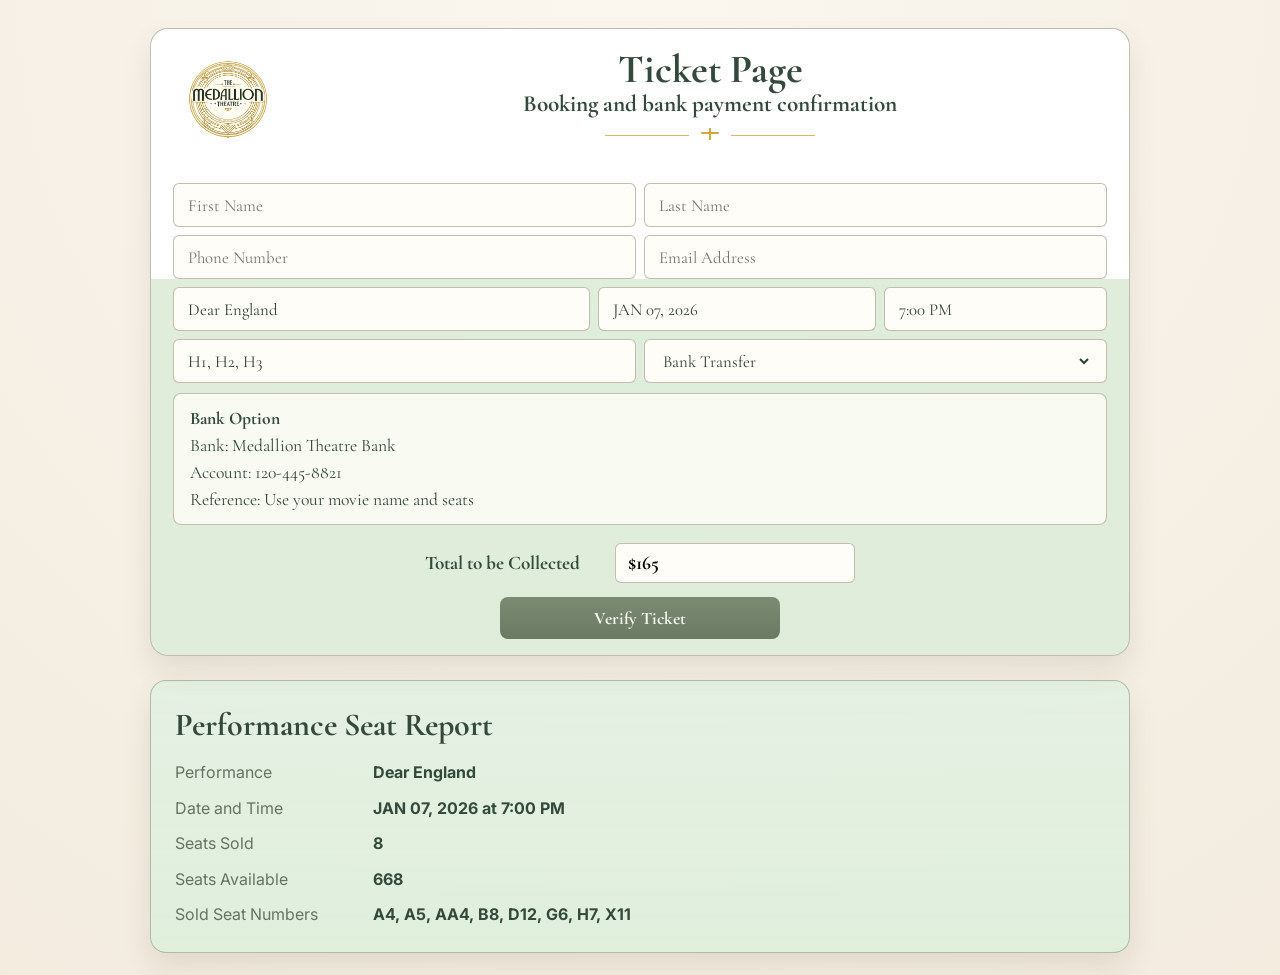
<file: tickets-page.html>
<!DOCTYPE html>
<html lang="en">
  <head>
    <meta charset="UTF-8" />
    <meta name="viewport" content="width=device-width, initial-scale=1.0" />
    <title>Medallion Theatre Tickets</title>
    <link rel="preconnect" href="https://fonts.googleapis.com" />
    <link rel="preconnect" href="https://fonts.gstatic.com" crossorigin />
    <link
      href="https://fonts.googleapis.com/css2?family=Cormorant+Garamond:wght@500;600;700&family=Inter:wght@400;500;600;700&display=swap"
      rel="stylesheet"
    />
    <link rel="stylesheet" href="tickets-page.css" />
  </head>
  <body>
    <main class="tickets-shell">
      <section class="verify-panel">
        <article class="verify-card">
          <header class="verify-header">
            <a href="index.html" aria-label="Go to home page"><img src="images/medallion-logo.png" alt="Medallion logo" /></a>
            <div>
              <h2>Ticket Page</h2>
              <p>Booking and bank payment confirmation</p>
              <div class="ornament" aria-hidden="true">
                <span></span><i></i><span></span>
              </div>
            </div>
          </header>

          <form id="verifyForm" class="verify-form">
            <div class="input-row split-two">
              <label class="field">
                <input type="text" id="verifyFirstName" placeholder="First Name" />
              </label>
              <label class="field">
                <input type="text" id="verifyLastName" placeholder="Last Name" />
              </label>
            </div>

            <div class="input-row split-two">
              <label class="field">
                <input type="tel" id="verifyPhone" placeholder="Phone Number" />
              </label>
              <label class="field">
                <input type="email" id="verifyEmail" placeholder="Email Address" />
              </label>
            </div>

            <div class="input-row split-three performance-row">
              <label class="field wide">
                <input type="text" id="verifyPerformance" placeholder="Movie" />
              </label>
              <label class="field">
                <input type="text" id="verifyDate" placeholder="Date" />
              </label>
              <label class="field">
                <input type="text" id="verifyTime" placeholder="Time" />
              </label>
            </div>

            <div class="input-row split-two">
              <label class="field">
                <input type="text" id="verifySeats" placeholder="Seat Numbers" />
              </label>
              <label class="field">
                <select id="paymentMethod" aria-label="Payment method">
                  <option>Bank Transfer</option>
                  <option>Bank Card</option>
                  <option>Mobile Banking</option>
                </select>
              </label>
            </div>

            <div class="bank-box">
              <strong>Bank Option</strong>
              <span>Bank: Medallion Theatre Bank</span>
              <span>Account: 120-445-8821</span>
              <span>Reference: Use your movie name and seats</span>
            </div>

            <div class="collect-row">
              <span>Total to be Collected</span>
              <input type="text" id="verifyTotal" />
            </div>

            <button type="submit" class="verify-btn">Verify Ticket</button>
          </form>
        </article>
      </section>

      <section id="reportBox" class="report-card">
        <h3>Performance Seat Report</h3>
        <div id="reportContent"></div>
      </section>
    </main>

    <div class="toast" id="toast" hidden></div>
    <script src="reservation-db.js"></script>
    <script src="tickets-page.js"></script>
  </body>
</html>
</file>
<file: landing-page.css>
:root {
  --bg: #f5efe5;
  --paper: #fffdf8;
  --ink: #273d30;
  --muted: #647166;
  --accent: #31543d;
  --gold: #d8b164;
  --line: rgba(218, 207, 189, 0.95);
  --shadow: 0 18px 34px rgba(86, 68, 45, 0.12);
}

* {
  box-sizing: border-box;
  margin: 0;
  padding: 0;
}

body {
  min-height: 100vh;
  font-family: "Inter", sans-serif;
  color: var(--ink);
  background: radial-gradient(circle at top, #fffaf1 0, var(--bg) 58%);
}

img {
  display: block;
  max-width: 100%;
}

a {
  color: inherit;
  text-decoration: none;
}

.landing-shell {
  width: min(1120px, calc(100% - 28px));
  margin: 18px auto 30px;
}

.landing-header {
  display: flex;
  align-items: center;
  justify-content: space-between;
  gap: 18px;
  padding: 14px 0 20px;
}

.landing-actions {
  display: flex;
  align-items: center;
  gap: 10px;
  flex-wrap: wrap;
  justify-content: flex-end;
}

.brand img {
  width: 96px;
  transform: scale(1.2);
  transform-origin: left center;
}

.admin-link,
.movie-overlay a {
  display: inline-flex;
  min-height: 44px;
  align-items: center;
  justify-content: center;
  border-radius: 8px;
  font-family: "Cormorant Garamond", serif;
  font-size: 1.1rem;
  font-weight: 700;
}

.admin-link {
  border: 1px solid var(--line);
  padding: 0 18px;
  background: rgba(255, 253, 248, 0.85);
}

.movie-hero {
  padding: 6px 0 18px;
  text-align: center;
}

.eyebrow {
  color: var(--gold);
  font-family: "Cormorant Garamond", serif;
  font-size: 1.25rem;
  font-weight: 700;
  text-transform: uppercase;
}

.movie-hero h1 {
  margin-top: 6px;
  font-family: "Cormorant Garamond", serif;
  font-size: clamp(2.4rem, 4vw, 4rem);
  line-height: 1;
}

.movie-grid {
  display: grid;
  grid-template-columns: repeat(4, minmax(0, 1fr));
  gap: 18px;
}

.movie-tile {
  position: relative;
  min-height: 390px;
  overflow: hidden;
  border: 1px solid var(--line);
  border-radius: 8px;
  background: var(--paper);
  box-shadow: var(--shadow);
}

.movie-tile img {
  width: 100%;
  height: 100%;
  object-fit: cover;
  transition: transform 0.35s ease;
}

.movie-overlay {
  position: absolute;
  inset: auto 0 0;
  display: grid;
  gap: 12px;
  padding: 26px 22px 22px;
  color: #fffaf0;
  background: linear-gradient(180deg, transparent, rgba(17, 27, 21, 0.92) 34%);
  transform: translateY(calc(100% - 92px));
  transition: transform 0.3s ease;
}

.movie-tile:hover img,
.movie-tile:focus-within img {
  transform: scale(1.05);
}

.movie-tile:hover .movie-overlay,
.movie-tile:focus-within .movie-overlay {
  transform: translateY(0);
}

.movie-overlay h2 {
  font-family: "Cormorant Garamond", serif;
  font-size: 2rem;
  line-height: 1;
}

.movie-overlay p {
  color: rgba(255, 250, 240, 0.86);
  line-height: 1.55;
}

.movie-overlay a {
  width: 100%;
  margin-top: 6px;
  background: var(--gold);
  color: #1f2e24;
}

.toast {
  position: fixed;
  right: 18px;
  bottom: 18px;
  max-width: 320px;
  padding: 12px 16px;
  border-radius: 10px;
  background: rgba(39, 61, 48, 0.96);
  color: #fffaf0;
  box-shadow: 0 16px 30px rgba(44, 57, 42, 0.22);
}

@media (max-width: 1060px) {
  .movie-grid {
    grid-template-columns: repeat(2, minmax(0, 1fr));
  }
}

@media (max-width: 620px) {
  .landing-shell {
    width: min(100% - 16px, 100%);
    margin-top: 8px;
  }

  .movie-grid {
    grid-template-columns: 1fr;
  }

  .landing-header {
    align-items: flex-start;
    flex-direction: column;
  }

  .landing-actions {
    width: 100%;
    justify-content: stretch;
  }

  .admin-link {
    flex: 1;
  }

  .movie-tile {
    min-height: 380px;
  }
}
</file>
<file: login-page.css>
:root {
  --bg: #f6f1e8;
  --paper: #fffdfa;
  --panel: rgba(255, 253, 248, 0.95);
  --ink: #2f4b3b;
  --ink-soft: #617061;
  --accent: #5c6f55;
  --accent-deep: #4f6448;
  --gold: #d8b164;
  --line: rgba(222, 212, 192, 0.95);
  --shadow: 0 12px 30px rgba(99, 84, 60, 0.08);
}

* {
  box-sizing: border-box;
  margin: 0;
  padding: 0;
}

body {
  font-family: "Inter", sans-serif;
  background: radial-gradient(circle at top, rgba(251, 247, 239, 0.96), rgba(244, 237, 226, 0.92)), var(--bg);
  color: var(--ink);
  min-height: 100vh;
}

img {
  max-width: 100%;
  display: block;
}

button,
input {
  font: inherit;
}

a {
  color: inherit;
  text-decoration: none;
}

.page-shell {
  width: min(1366px, calc(100% - 30px));
  margin: 14px auto 20px;
}

.panel {
  background: linear-gradient(180deg, rgba(255, 255, 255, 0.97), rgba(255, 250, 243, 0.98));
  border: 1px solid var(--line);
  border-radius: 4px;
  box-shadow: var(--shadow);
}

.hero-panel {
  overflow: hidden;
}

.login-shell {
  width: min(1180px, calc(100% - 28px));
  min-height: 100vh;
  display: grid;
  place-items: center;
}

.login-hero {
  width: 100%;
  min-height: 680px;
  position: relative;
  background:
    linear-gradient(110deg, rgba(47, 75, 59, 0.9), rgba(47, 75, 59, 0.56)),
    url("images/poster.png") center/cover;
  color: #fffaf1;
  border-radius: 18px;
}

.login-topbar {
  display: flex;
  align-items: center;
  justify-content: space-between;
  padding: 20px 28px;
}

.login-topbar .hero-logo img {
  width: 132px;
  border-radius: 10px;
  background: rgba(255, 253, 248, 0.84);
  transform: scale(1.2);
  transform-origin: left center;
}

.login-toplinks {
  display: flex;
  align-items: center;
  gap: 18px;
  font-family: "Cormorant Garamond", serif;
  font-size: 1.2rem;
  font-weight: 700;
}

.login-layout {
  display: grid;
  grid-template-columns: minmax(0, 1fr) 460px;
  gap: 34px;
  align-items: center;
  padding: 28px 54px 54px;
}

.login-copy {
  max-width: 590px;
}

.login-copy .eyebrow {
  color: var(--gold);
  font-family: "Cormorant Garamond", serif;
  font-size: 1.25rem;
  font-weight: 700;
  text-transform: uppercase;
}

.login-copy h1 {
  margin-top: 10px;
  font-family: "Cormorant Garamond", serif;
  font-size: clamp(3rem, 5vw, 5.4rem);
  line-height: 0.95;
}

.login-copy p:last-child {
  margin-top: 18px;
  max-width: 520px;
  color: rgba(255, 250, 241, 0.84);
  line-height: 1.7;
}

.polished-login-card {
  margin: 0;
  color: var(--ink);
  backdrop-filter: blur(10px);
}

.polished-login-card h2 {
  text-align: center;
  font-family: "Cormorant Garamond", serif;
  font-size: 3rem;
  line-height: 1;
}

.login-mode {
  display: grid;
  grid-template-columns: 1fr 1fr;
  gap: 8px;
  margin: 0 0 18px;
  padding: 6px;
  border: 1px solid var(--line);
  border-radius: 10px;
  background: rgba(245, 239, 229, 0.9);
}

.mode-btn {
  min-height: 42px;
  border: 0;
  border-radius: 7px;
  background: transparent;
  color: var(--ink);
  font-family: "Cormorant Garamond", serif;
  font-size: 1.15rem;
  font-weight: 700;
  cursor: pointer;
}

.mode-btn.active {
  background: var(--accent-deep);
  color: #fffaf1;
}

.hero-topbar {
  display: flex;
  justify-content: space-between;
  align-items: flex-start;
  padding: 6px 28px 0 18px;
}

.hero-logo img {
  width: 170px;
  transform: scale(1.12);
  transform-origin: left center;
}

.hero-nav {
  display: flex;
  align-items: center;
  gap: 40px;
  padding-top: 24px;
}

.nav-link {
  display: inline-flex;
  align-items: center;
  gap: 10px;
  font-family: "Cormorant Garamond", serif;
  font-size: 0.98rem;
  font-weight: 700;
  color: #334737;
}

.nav-icon svg,
.login-badge svg,
.field-icon svg,
.eye-btn svg,
.bell-btn svg,
.stat-icon svg {
  width: 22px;
  height: 22px;
  stroke: currentColor;
  fill: none;
  stroke-width: 1.8;
  stroke-linecap: round;
  stroke-linejoin: round;
}

.login-nav-btn {
  min-width: 98px;
  height: 40px;
  border: 0;
  border-radius: 5px;
  background: var(--accent-deep);
  color: #f8f4ea;
  font-family: "Cormorant Garamond", serif;
  font-size: 1.12rem;
  font-weight: 700;
  cursor: pointer;
}

.hero-stage {
  position: relative;
  display: grid;
  grid-template-columns: 330px minmax(0, 1fr) 210px;
  align-items: center;
  min-height: 454px;
  padding: 0 14px 12px;
}

.shape-left {
  position: relative;
  align-self: stretch;
  background: linear-gradient(180deg, rgba(153, 168, 145, 0.96), rgba(139, 154, 132, 0.94));
  border-radius: 0 0 210px 0;
  overflow: hidden;
}

.shape-left::before {
  content: "";
  position: absolute;
  right: -116px;
  top: 86px;
  width: 250px;
  height: 335px;
  background: linear-gradient(180deg, rgba(153, 168, 145, 0.98), rgba(139, 154, 132, 0.96));
  border-radius: 60% 40% 48% 52% / 36% 55% 45% 64%;
}

.shape-left::after {
  content: "";
  position: absolute;
  left: 0;
  top: 0;
  width: 58px;
  height: 100%;
  background: rgba(86, 104, 78, 0.22);
}

.social-row {
  position: absolute;
  left: 20px;
  bottom: 22px;
  display: flex;
  gap: 18px;
}

.social-btn {
  width: 36px;
  height: 36px;
  border: 0;
  border-radius: 50%;
  background: rgba(68, 90, 60, 0.9);
  color: #eef0e7;
  cursor: pointer;
  display: grid;
  place-items: center;
}

.social-btn svg {
  width: 17px;
  height: 17px;
  stroke: currentColor;
  fill: none;
  stroke-width: 1.8;
  stroke-linecap: round;
  stroke-linejoin: round;
}

.login-card {
  width: min(100%, 544px);
  margin: -8px auto 0;
  background: rgba(255, 255, 255, 0.95);
  border: 1px solid rgba(231, 222, 208, 0.95);
  border-radius: 16px;
  box-shadow: 0 16px 36px rgba(94, 82, 61, 0.1);
  padding: 18px 44px 22px;
}

.login-badge {
  width: 58px;
  height: 58px;
  border-radius: 50%;
  background: rgba(95, 111, 88, 0.9);
  color: #faf6ee;
  display: grid;
  place-items: center;
  margin: 0 auto 12px;
}

.login-card h1,
.dashboard-title h1,
.sidebar h2 {
  font-family: "Cormorant Garamond", serif;
  color: var(--ink);
}

.login-card h1 {
  text-align: center;
  font-size: 2.95rem;
  line-height: 1.02;
}

.ornament {
  display: flex;
  align-items: center;
  justify-content: center;
  gap: 12px;
  margin: 10px 0 16px;
}

.ornament span {
  width: 84px;
  height: 1px;
  background: rgba(216, 177, 100, 0.9);
}

.ornament i {
  width: 18px;
  height: 14px;
  position: relative;
  display: block;
}

.ornament i::before,
.ornament i::after {
  content: "";
  position: absolute;
  background: var(--gold);
}

.ornament i::before {
  left: 50%;
  top: 1px;
  width: 2px;
  height: 11px;
  transform: translateX(-50%);
}

.ornament i::after {
  left: 1px;
  right: 1px;
  top: 5px;
  height: 2px;
  border-radius: 999px;
}

.field {
  position: relative;
  display: flex;
  align-items: center;
  gap: 12px;
  height: 54px;
  border: 1px solid rgba(221, 211, 196, 0.95);
  border-radius: 7px;
  padding: 0 14px;
  background: rgba(255, 253, 248, 0.9);
}

.field + .field {
  margin-top: 16px;
}

.field-icon {
  color: #677866;
}

.field input {
  flex: 1;
  border: 0;
  outline: 0;
  background: transparent;
  color: #364b39;
  font-family: "Cormorant Garamond", serif;
  font-size: 1.15rem;
  font-weight: 600;
}

.field input::placeholder {
  color: #627160;
}

.eye-btn {
  border: 0;
  background: transparent;
  color: #677866;
  cursor: pointer;
}

.link-btn {
  border: 0;
  background: transparent;
  color: #3f573f;
  font-family: "Cormorant Garamond", serif;
  cursor: pointer;
}

.forgot-btn {
  margin-top: 10px;
  font-size: 1.1rem;
  font-weight: 700;
}

.login-submit-btn {
  display: block;
  width: 100%;
  margin-top: 18px;
  padding: 13px;
  background: linear-gradient(135deg, #c8972a, #e0b84a);
  color: #1a1a1a;
  font-family: "Cormorant Garamond", serif;
  font-size: 1.25rem;
  font-weight: 700;
  letter-spacing: 0.08em;
  border: none;
  border-radius: 8px;
  cursor: pointer;
  transition: opacity 0.2s;
}

.login-submit-btn:hover {
  opacity: 0.88;
}

.login-actions {
  display: flex;
  justify-content: center;
  align-items: center;
  gap: 10px;
  margin-top: 18px;
  font-family: "Cormorant Garamond", serif;
  font-size: 1.1rem;
  font-weight: 700;
}

.signup-btn {
  font-size: 1.5rem;
}

@keyframes shake {
  0%, 100% { transform: translateX(0); }
  20% { transform: translateX(-6px); }
  40% { transform: translateX(6px); }
  60% { transform: translateX(-4px); }
  80% { transform: translateX(4px); }
}

.input-error {
  animation: shake 0.35s ease;
  border-color: #c0392b !important;
  box-shadow: 0 0 0 2px rgba(192, 57, 43, 0.25) !important;
}

.leaf-art {
  position: relative;
  height: 100%;
  opacity: 0.22;
}

.leaf-art span {
  position: absolute;
  right: 22px;
  width: 70px;
  height: 118px;
  border-radius: 100% 0;
  background: rgba(201, 201, 187, 0.35);
  border: 0;
  transform-origin: bottom left;
}

.leaf-art span:nth-child(1) { top: 36px; transform: rotate(10deg); }
.leaf-art span:nth-child(2) { top: 94px; right: 56px; transform: rotate(24deg); }
.leaf-art span:nth-child(3) { top: 146px; right: 8px; transform: rotate(18deg); }
.leaf-art span:nth-child(4) { top: 204px; right: 58px; transform: rotate(30deg); }
.leaf-art span:nth-child(5) { top: 262px; right: 10px; transform: rotate(18deg); }
.leaf-art span:nth-child(6) { top: 318px; right: 60px; transform: rotate(34deg); }

.dashboard-panel {
  display: grid;
  grid-template-columns: 294px minmax(0, 1fr);
  margin-top: 12px;
  overflow: hidden;
}

.sidebar {
  border-right: 1px solid var(--line);
  padding: 12px 20px 20px;
  background: rgba(255, 252, 246, 0.84);
}

.sidebar-logo {
  width: 120px;
  transform: scale(1.18);
  transform-origin: center;
  margin: 0 auto;
}

.avatar {
  width: 88px;
  height: 88px;
  margin: 18px auto 8px;
  border-radius: 50%;
  background: linear-gradient(180deg, rgba(135, 151, 127, 0.95), rgba(104, 120, 96, 0.95));
  color: #f8f5ec;
  display: grid;
  place-items: center;
}

.avatar svg {
  width: 52px;
  height: 52px;
  stroke: currentColor;
  fill: none;
  stroke-width: 1.6;
}

.sidebar h2 {
  text-align: center;
  font-size: 1.95rem;
}

.sidebar-menu {
  display: grid;
  gap: 12px;
  margin-top: 16px;
}

.menu-btn,
.menu-link,
.signout-btn {
  border: 0;
  background: transparent;
  text-align: left;
  color: #314637;
  font-family: "Cormorant Garamond", serif;
  font-size: 1rem;
  font-weight: 700;
  cursor: pointer;
  display: inline-flex;
  align-items: center;
  gap: 10px;
}

.menu-btn {
  padding: 7px 12px;
  border-radius: 6px;
  background: rgba(219, 216, 203, 0.9);
}

.menu-link,
.signout-btn {
  padding: 2px 12px;
}

.signout-btn {
  margin-top: 24px;
  padding-top: 16px;
  border-top: 1px solid var(--line);
}

.menu-icon {
  width: 18px;
  height: 18px;
  color: #4a614b;
  flex: 0 0 18px;
}

.menu-icon svg {
  width: 18px;
  height: 18px;
  stroke: currentColor;
  fill: none;
  stroke-width: 1.8;
  stroke-linecap: round;
  stroke-linejoin: round;
}

.dashboard-main {
  background: rgba(255, 253, 248, 0.8);
}

.dashboard-topbar {
  position: relative;
  min-height: 66px;
  border-bottom: 1px solid var(--line);
}

.center-logo {
  width: 104px;
  transform: scale(1.18);
  transform-origin: center;
  margin: 6px auto 0;
}

.bell-btn {
  position: absolute;
  right: 20px;
  top: 14px;
  border: 0;
  background: transparent;
  color: #566955;
  cursor: pointer;
}

.bell-badge {
  position: absolute;
  top: -4px;
  right: -6px;
  min-width: 18px;
  height: 18px;
  padding: 0 5px;
  border-radius: 999px;
  background: var(--accent-deep);
  color: #fffaf1;
  font-size: 0.7rem;
  line-height: 18px;
  font-weight: 700;
}

.dashboard-title {
  text-align: center;
  padding: 14px 16px 0;
}

.dashboard-title h1 {
  font-size: clamp(2.15rem, 2vw, 2.95rem);
  line-height: 1.05;
}

.stat-row {
  display: grid;
  grid-template-columns: repeat(2, minmax(0, 1fr));
  gap: 34px;
  padding: 10px 106px 0;
}

.stat-card {
  display: grid;
  grid-template-columns: 70px 1fr auto;
  align-items: center;
  gap: 18px;
  min-height: 84px;
  border: 1px solid rgba(221, 211, 196, 0.95);
  border-radius: 8px;
  background: rgba(255, 253, 248, 0.94);
  padding: 0 20px;
  text-align: left;
  cursor: pointer;
}

.stat-icon {
  width: 52px;
  height: 52px;
  border-radius: 50%;
  color: var(--accent-deep);
  display: grid;
  place-items: center;
}

.play-icon {
  background: rgba(88, 108, 78, 0.96);
  color: #fbf7ef;
}

.stat-card p {
  font-family: "Cormorant Garamond", serif;
  font-size: 0.95rem;
  font-weight: 700;
}

.stat-card strong {
  font-family: "Cormorant Garamond", serif;
  font-size: 2.95rem;
  line-height: 1;
}

.poster-row {
  display: grid;
  grid-template-columns: repeat(3, minmax(0, 1fr));
  gap: 24px;
  padding: 14px 78px 18px;
}

.poster-btn {
  border: 0;
  background: transparent;
  padding: 0;
  cursor: pointer;
}

.poster-row img {
  width: 100%;
  border-radius: 6px;
  box-shadow: 0 10px 24px rgba(73, 61, 41, 0.1);
}

.admin-main {
  min-height: 760px;
}

.admin-panel-view {
  padding: 22px 34px 34px;
}

.admin-toolbar {
  display: flex;
  align-items: center;
  justify-content: space-between;
  gap: 16px;
  margin-bottom: 16px;
}

.toolbar-actions {
  display: flex;
  align-items: center;
  gap: 10px;
}

.admin-toolbar h2,
.admin-report h3 {
  font-family: "Cormorant Garamond", serif;
  font-size: 2rem;
}

.small-action,
.show-form button {
  min-height: 42px;
  border: 0;
  border-radius: 8px;
  background: var(--accent-deep);
  color: #fffaf1;
  padding: 0 18px;
  font-family: "Cormorant Garamond", serif;
  font-size: 1.1rem;
  font-weight: 700;
  cursor: pointer;
}

.action-link {
  text-decoration: none;
}

.boxoffice-link {
  border: 1px solid var(--line);
  border-radius: 6px;
  background: rgba(255, 253, 248, 0.92);
}

.show-form {
  display: grid;
  grid-template-columns: 1.2fr 0.8fr 0.7fr auto;
  gap: 12px;
  margin-bottom: 18px;
}

.show-form input {
  min-height: 42px;
  border: 1px solid var(--line);
  border-radius: 8px;
  background: rgba(255, 253, 248, 0.92);
  padding: 0 12px;
}

.system-grid {
  display: grid;
  grid-template-columns: repeat(2, minmax(0, 1fr));
  gap: 14px;
}

.system-card {
  display: grid;
  gap: 10px;
  border: 1px solid var(--line);
  border-radius: 10px;
  background: rgba(255, 253, 248, 0.92);
  padding: 16px;
}

.system-card span {
  font-family: "Cormorant Garamond", serif;
  font-size: 1.25rem;
  font-weight: 700;
}

.system-card select {
  min-height: 42px;
  border: 1px solid var(--line);
  border-radius: 8px;
  background: #fffdf8;
  color: var(--ink);
  padding: 0 12px;
}

.admin-table-wrap {
  overflow-x: auto;
  border: 1px solid var(--line);
  border-radius: 10px;
}

.admin-table {
  width: 100%;
  border-collapse: collapse;
  min-width: 760px;
  background: rgba(255, 253, 248, 0.86);
}

.admin-table th,
.admin-table td {
  padding: 14px 16px;
  border-bottom: 1px solid var(--line);
  text-align: left;
}

.admin-table th {
  background: var(--accent-deep);
  color: #fffaf1;
}

.admin-table tr:last-child td {
  border-bottom: 0;
}

.danger-btn {
  border: 0;
  border-radius: 7px;
  background: #9f3f36;
  color: #fffaf1;
  padding: 8px 12px;
  cursor: pointer;
}

.admin-report {
  margin-top: 18px;
  padding: 16px;
  border: 1px solid var(--line);
  border-radius: 10px;
  background: rgba(227, 238, 225, 0.8);
  line-height: 1.7;
}

.nav-link:hover,
.link-btn:hover,
.menu-link:hover,
.poster-btn:hover,
.stat-card:hover,
.social-btn:hover,
.login-nav-btn:hover,
.bell-btn:hover,
.signout-btn:hover,
.menu-btn:hover {
  filter: brightness(1.03);
}

.toast {
  position: fixed;
  right: 18px;
  bottom: 18px;
  max-width: 360px;
  padding: 12px 16px;
  border-radius: 12px;
  background: rgba(73, 96, 68, 0.96);
  color: #fffaf1;
  box-shadow: 0 18px 30px rgba(60, 70, 52, 0.2);
}

@media (max-width: 1100px) {
  .login-layout {
    grid-template-columns: 1fr;
  }

  .login-copy {
    max-width: 760px;
  }

  .hero-stage {
    grid-template-columns: 180px 1fr;
    gap: 14px;
  }

  .leaf-art {
    display: none;
  }

  .dashboard-panel {
    grid-template-columns: 1fr;
  }

  .sidebar {
    border-right: 0;
    border-bottom: 1px solid var(--line);
  }

  .stat-row,
  .poster-row {
    padding-left: 24px;
    padding-right: 24px;
  }
}

@media (max-width: 760px) {
  .page-shell {
    width: min(100% - 16px, 100%);
    margin: 8px auto 14px;
  }

  .hero-topbar,
  .login-topbar,
  .hero-nav,
  .hero-stage,
  .login-actions,
  .stat-row,
  .poster-row {
    display: grid;
  }

  .hero-topbar {
    justify-content: center;
    gap: 14px;
    padding: 16px;
  }

  .login-hero {
    min-height: auto;
  }

  .login-layout {
    padding: 18px 14px 22px;
  }

  .login-copy h1 {
    font-size: 2.8rem;
  }

  .hero-nav {
    gap: 14px;
    justify-items: center;
  }

  .hero-stage {
    grid-template-columns: 1fr;
    padding: 0 12px 14px;
  }

  .shape-left {
    min-height: 180px;
    border-radius: 0 0 120px 0;
  }

  .login-card {
    padding: 18px 18px 24px;
  }

  .stat-row,
  .poster-row,
  .show-form,
  .system-grid {
    grid-template-columns: 1fr;
  }
}
</file>
<file: boxoffice.css>
* {
  margin: 0;
  padding: 0;
  box-sizing: border-box;
}

body {
  font-family: "Poppins", sans-serif;
  background: #f6f2ec;
  color: #314132;
}

/* LAYOUT */

.container {
  display: flex;
  min-height: 100vh;
}

/* SIDEBAR */

.sidebar {
  width: 270px;
  background: #f4efe8;
  border-right: 1px solid #d8d0c6;
  padding: 30px 20px;
  display: flex;
  flex-direction: column;
  justify-content: space-between;
}

.logo {
  text-align: center;
  margin-bottom: 30px;
}

.logo img {
  width: 110px;
  height: 110px;
  border-radius: 50%;
  margin: auto;
  object-fit: cover;
  border: 3px solid #d6b36a;
  box-shadow: 0 10px 24px rgba(89, 67, 24, 0.15);
  transform: scale(1.2);
  transform-origin: center;
}

.manager {
  text-align: center;
  margin-bottom: 35px;
}

.manager img,
.manager-avatar {
  width: 90px;
  height: 90px;
  border-radius: 50%;
  margin-bottom: 10px;
}

.manager-avatar {
  display: grid;
  place-items: center;
  margin-left: auto;
  margin-right: auto;
  background: #5b6e57;
  color: #fffaf1;
  font-family: "Cinzel", serif;
  font-size: 26px;
  font-weight: 700;
}

.manager h3 {
  font-size: 22px;
  font-family: "Cinzel", serif;
}

/* MENU */

.menu {
  display: flex;
  flex-direction: column;
  gap: 10px;
}

.menu-item {
  width: 100%;
  border: none;
  background: transparent;
  color: #314132;
  padding: 16px 18px;
  border-radius: 14px;
  display: flex;
  align-items: center;
  gap: 14px;
  transition: 0.3s;
  cursor: pointer;
  font-size: 16px;
  font-family: "Poppins", sans-serif;
  text-decoration: none;
}

.menu-item i,
.menu-symbol {
  font-size: 18px;
}

.menu-item:hover {
  background: #e8e1d6;
}

.menu-item.active {
  background: #e8e1d6;
  font-weight: 600;
}

.logout {
  margin-top: 40px;
  border-top: 1px solid #d8d0c6;
  padding-top: 20px;
}

/* CONTENT */

.content {
  flex: 1;
  padding: 30px;
}

/* TOPBAR */

.topbar {
  background: #f9f6f1;
  border: 1px solid #ddd3c7;
  border-radius: 18px;
  padding: 18px 30px;
  display: flex;
  justify-content: space-between;
  align-items: center;
  margin-bottom: 30px;
}

.topbar h1 {
  font-family: "Cinzel", serif;
  font-size: 32px;
}

.top-icons {
  display: flex;
  gap: 18px;
  align-items: center;
}

.icon-btn {
  width: 45px;
  height: 45px;
  border-radius: 50%;
  border: none;
  background: #5c6f59;
  color: white;
  cursor: pointer;
  font-size: 16px;
  position: relative;
  display: flex;
  align-items: center;
  justify-content: center;
}

.icon-btn:hover {
  background: #314132;
}

.report-btn {
  border: none;
  border-radius: 10px;
  background: #5b6e57;
  color: white;
  padding: 13px 18px;
  cursor: pointer;
  font-weight: 600;
  text-decoration: none;
  display: inline-flex;
  align-items: center;
  justify-content: center;
}

.topbar-actions {
  display: flex;
  align-items: center;
  gap: 12px;
}

.admin-open-btn {
  background: #314132;
}

.manage-card {
  background: #fbf8f4;
  border: 1px solid #ddd2c5;
  border-radius: 18px;
  padding: 22px;
}

.show-form {
  display: grid;
  grid-template-columns: 1.2fr 0.8fr 0.7fr auto;
  gap: 12px;
  margin-bottom: 20px;
}

.show-form input {
  min-height: 46px;
  border: 1px solid #d8d0c6;
  border-radius: 10px;
  background: #fffdf9;
  padding: 0 14px;
  font-family: "Poppins", sans-serif;
}

.show-form button,
.remove-btn {
  border: none;
  border-radius: 10px;
  background: #5b6e57;
  color: white;
  padding: 0 16px;
  cursor: pointer;
  font-family: "Poppins", sans-serif;
  font-weight: 600;
}

.remove-btn {
  min-height: 34px;
  background: #9f3f36;
}

.sales-report {
  margin-top: 18px;
  border: 1px solid #d8d0c6;
  border-radius: 14px;
  background: #eef3e9;
  padding: 18px;
  line-height: 1.8;
}

.sales-report:empty {
  display: none;
}

.sales-report h2 {
  font-family: "Cinzel", serif;
  margin-bottom: 6px;
}

.toast {
  position: fixed;
  right: 18px;
  bottom: 18px;
  max-width: 320px;
  padding: 12px 16px;
  border-radius: 10px;
  background: rgba(49, 65, 50, 0.96);
  color: #fffaf0;
  box-shadow: 0 16px 30px rgba(44, 57, 42, 0.22);
}

/* NOTIFICATION BADGE */

.notif-badge {
  position: absolute;
  top: -4px;
  right: -4px;
  background: #c0392b;
  color: white;
  font-size: 11px;
  font-weight: 600;
  width: 18px;
  height: 18px;
  border-radius: 50%;
  display: flex;
  align-items: center;
  justify-content: center;
  pointer-events: none;
}

/* PROFILE DROPDOWN */

.profile-wrap {
  position: relative;
}

.profile-dropdown {
  position: absolute;
  top: 54px;
  right: 0;
  background: #fbf8f4;
  border: 1px solid #d8d0c6;
  border-radius: 14px;
  padding: 10px 0;
  width: 200px;
  box-shadow: 0 8px 24px rgba(0, 0, 0, 0.12);
  z-index: 100;
}

.profile-name {
  padding: 8px 16px 10px;
  font-weight: 600;
  font-size: 14px;
  color: #314132;
}

.profile-dropdown hr {
  border: none;
  border-top: 1px solid #e8e1d6;
  margin: 0 0 6px;
}

.dropdown-item {
  width: 100%;
  background: none;
  border: none;
  padding: 10px 16px;
  text-align: left;
  cursor: pointer;
  font-family: "Poppins", sans-serif;
  font-size: 14px;
  color: #314132;
  display: flex;
  align-items: center;
  gap: 10px;
}

.dropdown-item:hover {
  background: #f0ebe3;
}

/* STATS */

.stats {
  display: grid;
  grid-template-columns: repeat(auto-fit, minmax(240px, 1fr));
  gap: 20px;
  margin-bottom: 30px;
}

.card {
  background: #fbf8f4;
  border: 1px solid #ddd2c5;
  border-radius: 18px;
  padding: 28px;
}

.card .left {
  display: flex;
  align-items: center;
  gap: 18px;
}

.card i {
  width: 60px;
  height: 60px;
  background: #5b6e57;
  color: white;
  border-radius: 50%;
  display: flex;
  align-items: center;
  justify-content: center;
  font-size: 24px;
}

.card h3 {
  font-size: 15px;
  color: #666;
}

.card p {
  font-size: 32px;
  font-weight: 600;
  font-family: "Cinzel", serif;
}

/* MOVIES */

.section-title {
  font-family: "Cinzel", serif;
  margin-bottom: 20px;
  font-size: 30px;
}

.movies {
  display: grid;
  grid-template-columns: repeat(auto-fit, minmax(220px, 1fr));
  gap: 25px;
}

.movie-card {
  background: white;
  border-radius: 20px;
  overflow: hidden;
  border: 1px solid #ddd3c7;
}

.movie-card img {
  width: 100%;
  height: 330px;
  object-fit: cover;
}

.movie-info {
  padding: 18px;
}

.movie-info h3 {
  font-size: 20px;
  margin-bottom: 10px;
  font-family: "Cinzel", serif;
}

.movie-info p {
  font-size: 14px;
  color: #777;
  margin-bottom: 14px;
}

.movie-info button {
  width: 100%;
  padding: 12px;
  border: none;
  border-radius: 12px;
  background: #5b6e57;
  color: white;
  cursor: pointer;
  font-size: 15px;
  font-weight: 500;
}

.movie-info button:hover {
  background: #314132;
}

/* TABLES */

.table-wrapper {
  background: #fbf8f4;
  border: 1px solid #ddd2c5;
  border-radius: 18px;
  overflow: hidden;
}

.data-table {
  width: 100%;
  border-collapse: collapse;
  font-size: 15px;
}

.data-table th {
  background: #5b6e57;
  color: white;
  padding: 14px 18px;
  text-align: left;
  font-weight: 500;
}

.data-table td {
  padding: 14px 18px;
  border-bottom: 1px solid #e8e1d6;
  color: #314132;
}

.data-table tbody tr:last-child td {
  border-bottom: none;
}

.data-table tbody tr:hover {
  background: #f4efe8;
}

/* MODAL */

.modal {
  position: fixed;
  top: 0;
  left: 0;
  width: 100%;
  height: 100%;
  background: rgba(0, 0, 0, 0.45);
  display: none;
  align-items: center;
  justify-content: center;
}

.modal-content {
  background: #f8f4ee;
  width: 400px;
  padding: 30px;
  border-radius: 20px;
  text-align: center;
}

.modal-content h2 {
  margin-bottom: 20px;
  font-family: "Cinzel", serif;
}

.modal-content input {
  width: 100%;
  padding: 14px;
  margin-bottom: 15px;
  border: 1px solid #d8d0c6;
  border-radius: 10px;
}

.modal-content button {
  width: 100%;
  padding: 14px;
  border: none;
  border-radius: 10px;
  background: #5b6e57;
  color: white;
  cursor: pointer;
  font-size: 15px;
}

.modal-content button:hover {
  background: #314132;
}
</file>
<file: medallion.css>
:root {
  --bg: #f6f1e8;
  --paper: #fffdf9;
  --surface: #ffffff;
  --ink: #294937;
  --line-soft: #efe7da;
  --accent: #294f38;
  --accent-2: #ddb566;
  --muted-seat: #dcdcdc;
  --shadow: 0 10px 30px rgba(118, 98, 68, 0.08);
}

* {
  box-sizing: border-box;
  margin: 0;
  padding: 0;
}

body {
  font-family: "Inter", sans-serif;
  background: radial-gradient(circle at top, rgba(250, 246, 239, 0.95), rgba(245, 239, 229, 0.9)), var(--bg);
  color: #243329;
  line-height: 1.45;
  min-height: 100vh;
}

img {
  max-width: 100%;
  display: block;
}

a {
  color: inherit;
  text-decoration: none;
}

button,
input {
  font: inherit;
}

.page-shell {
  width: min(1880px, calc(100% - 28px));
  margin: 14px auto 28px;
}

.panel {
  background: linear-gradient(180deg, rgba(255, 255, 255, 0.95), rgba(255, 250, 243, 0.98));
  border: 1px solid rgba(219, 206, 188, 0.9);
  border-radius: 16px;
  box-shadow: var(--shadow);
}

.booking-panel {
  overflow: hidden;
}

.topbar {
  display: grid;
  grid-template-columns: 150px 1fr auto;
  align-items: center;
  gap: 20px;
  padding: 18px 34px 14px;
  border-bottom: 1px solid rgba(219, 206, 188, 0.85);
}

.brand img {
  width: 92px;
  transform: scale(1.2);
  transform-origin: left center;
}

.main-nav {
  display: flex;
  align-items: center;
  justify-content: center;
  gap: clamp(28px, 4vw, 78px);
}

.nav-link {
  display: inline-flex;
  align-items: center;
  gap: 10px;
  font-family: "Cormorant Garamond", serif;
  font-size: 1.12rem;
  font-weight: 700;
  letter-spacing: 0.02em;
  color: var(--ink);
}

.toolbar {
  display: flex;
  align-items: center;
  gap: 0.8rem;
  position: relative;
}

.hello {
  font-family: "Cormorant Garamond", serif;
  font-size: 1.3rem;
  font-weight: 700;
  color: var(--ink);
}

.circle-btn {
  width: 46px;
  height: 46px;
  border-radius: 50%;
  border: 1px solid rgba(219, 206, 188, 0.95);
  background: rgba(255, 252, 246, 0.94);
  color: var(--ink);
  display: inline-grid;
  place-items: center;
  cursor: pointer;
}

.profile-btn {
  width: 52px;
  height: 52px;
}

.profile-menu {
  position: absolute;
  top: calc(100% + 10px);
  right: 0;
  min-width: 170px;
  background: rgba(255, 252, 246, 0.98);
  border: 1px solid rgba(224, 215, 202, 0.95);
  border-radius: 14px;
  box-shadow: 0 14px 28px rgba(78, 64, 42, 0.12);
  padding: 8px;
  z-index: 20;
}

.profile-menu-item {
  width: 100%;
  border: 0;
  background: transparent;
  border-radius: 10px;
  color: var(--ink);
  text-align: left;
  padding: 10px 12px;
  cursor: pointer;
  font-family: "Cormorant Garamond", serif;
  font-size: 1.2rem;
  font-weight: 700;
}

.profile-menu-item:hover {
  background: rgba(41, 79, 56, 0.08);
}

.icon,
.circle-btn svg,
.tab-btn svg {
  width: 22px;
  height: 22px;
  stroke: currentColor;
  fill: none;
  stroke-width: 1.8;
  stroke-linecap: round;
  stroke-linejoin: round;
}

.booking-grid {
  display: grid;
  grid-template-columns: minmax(0, 1.02fr) minmax(0, 1.2fr);
  gap: 38px;
  padding: 28px 34px 22px;
}

.section-heading h1,
.date-block h2,
.seat-section h2,
.management-title h2 {
  font-family: "Cormorant Garamond", serif;
  color: var(--ink);
}

.section-heading h1 {
  font-size: clamp(2rem, 2vw, 2.5rem);
  line-height: 1.1;
  font-weight: 700;
  margin-bottom: 10px;
}

.ornament {
  display: flex;
  align-items: center;
  gap: 10px;
  margin-left: 20px;
}

.ornament span {
  width: 88px;
  height: 1px;
  background: rgba(222, 184, 105, 0.8);
}

.ornament i {
  width: 18px;
  height: 14px;
  display: block;
  position: relative;
}

.ornament i::before,
.ornament i::after {
  content: "";
  position: absolute;
  background: var(--accent-2);
}

.ornament i::before {
  left: 50%;
  top: 2px;
  width: 2px;
  height: 10px;
  transform: translateX(-50%);
}

.ornament i::after {
  left: 2px;
  right: 2px;
  top: 5px;
  height: 2px;
  border-radius: 999px;
}

.movie-card {
  display: grid;
  grid-template-columns: 220px minmax(0, 1fr);
  gap: 26px;
  margin-top: 22px;
}

.poster {
  width: 195px;
  border-radius: 18px;
  box-shadow: 0 10px 25px rgba(69, 68, 68, 0.12);
}

.movie-side {
  display: flex;
  flex-direction: column;
  gap: 18px;
  padding-top: 10px;
}

.show-card,
.selected-card,
.seat-board,
.date-card,
.search-row input,
.tab-btn,
.status-badge,
.seat-pill {
  border: 1px solid rgba(224, 215, 202, 0.95);
  box-shadow: 0 6px 18px rgba(86, 73, 49, 0.04);
}

.show-card {
  background: rgba(255, 253, 248, 0.92);
  border-radius: 18px;
  padding: 22px 26px;
}

.show-card h2 {
  font-family: "Cormorant Garamond", serif;
  color: var(--ink);
  font-size: clamp(1.8rem, 2vw, 2.7rem);
  line-height: 1.15;
}

.meta {
  margin-top: 14px;
  display: flex;
  align-items: center;
  flex-wrap: wrap;
  gap: 10px;
  color: #33493b;
  font-family: "Cormorant Garamond", serif;
  font-size: 1.24rem;
  font-weight: 600;
}

.meta-clock svg {
  width: 24px;
  height: 24px;
  stroke: currentColor;
  fill: none;
  stroke-width: 1.8;
}

.dot {
  color: #7d8a80;
}

.selected-card {
  background: rgba(255, 251, 245, 0.94);
  border-radius: 20px;
  padding: 18px 26px 22px;
  width: min(100%, 460px);
}

.selected-card h3 {
  font-family: "Cormorant Garamond", serif;
  color: var(--ink);
  font-size: 1.95rem;
}

.seat-count {
  margin-top: 8px;
  font-family: "Cormorant Garamond", serif;
  font-size: 1.2rem;
  font-weight: 700;
}

.selected-seat-tags {
  display: flex;
  gap: 14px;
  margin: 16px 0 18px;
}

.seat-pill {
  min-width: 66px;
  height: 42px;
  border-radius: 11px;
  background: var(--surface);
  color: var(--ink);
  font-family: "Cormorant Garamond", serif;
  font-size: 1.35rem;
  font-weight: 700;
  cursor: pointer;
}

.price-list {
  border-top: 1px solid var(--line-soft);
  border-bottom: 1px solid rgba(205, 190, 168, 0.92);
  padding: 14px 0 10px;
}

.price-list div,
.total-row,
.actions,
.search-row,
.tab-row,
.seat-layout-wrap,
.legend div {
  display: flex;
  align-items: center;
}

.price-list div,
.total-row {
  justify-content: space-between;
  font-family: "Cormorant Garamond", serif;
  font-size: 1.2rem;
  margin-bottom: 6px;
}

.price-list dd,
.total-row strong {
  font-weight: 700;
}

.total-row {
  margin-top: 10px;
  font-size: 1.55rem;
}

.actions {
  gap: 12px;
  margin-top: 16px;
}

.action-btn {
  flex: 1;
  height: 48px;
  border-radius: 9px;
  font-family: "Cormorant Garamond", serif;
  font-size: 1.25rem;
  font-weight: 700;
  cursor: pointer;
  border: 1px solid var(--accent);
}

.action-btn-secondary {
  background: var(--paper);
  color: var(--accent);
}

.action-btn-primary {
  background: var(--accent);
  color: #fbf8f0;
}

.date-block h2,
.seat-section h2 {
  text-align: center;
  font-size: clamp(2rem, 2.2vw, 2.8rem);
  margin-top: 4px;
  margin-bottom: 12px;
}

.date-row {
  display: flex;
  align-items: center;
  justify-content: center;
  gap: 18px;
  margin-bottom: 14px;
}

.date-card {
  width: 88px;
  min-width: 88px;
  border-radius: 13px;
  padding: 12px 8px 11px;
  background: rgba(255, 252, 247, 0.9);
  color: var(--ink);
  text-align: center;
  cursor: pointer;
}

.date-card span,
.date-card small {
  display: block;
  font-family: "Cormorant Garamond", serif;
  font-size: 1.05rem;
  font-weight: 700;
}

.date-card strong {
  display: block;
  font-family: "Cormorant Garamond", serif;
  font-size: 2.1rem;
  line-height: 1.08;
  margin: 4px 0;
}

.date-card.active {
  background: var(--accent);
  color: #f9f6ee;
}

.arrow-btn {
  width: 34px;
  height: 34px;
  border: 0;
  background: transparent;
  color: var(--ink);
  cursor: pointer;
}

.arrow-btn svg {
  width: 28px;
  height: 28px;
  stroke: currentColor;
  fill: none;
  stroke-width: 1.8;
  stroke-linecap: round;
  stroke-linejoin: round;
}

.seat-layout-wrap {
  justify-content: center;
  gap: 22px;
  align-items: center;
}

.seat-board {
  width: min(100%, 820px);
  border-radius: 14px;
  padding: 20px 18px 16px;
  background: rgba(255, 253, 248, 0.92);
  overflow-x: auto;
}

.stage {
  width: 172px;
  margin: 0 auto 8px;
  border: 1px solid var(--line-soft);
  border-radius: 7px;
  text-align: center;
  font-family: "Cormorant Garamond", serif;
  font-size: 0.92rem;
  font-weight: 600;
  letter-spacing: 0.02em;
  color: #5b6358;
  padding: 3px 10px;
}

.seat-layout {
  display: flex;
  align-items: flex-start;
  justify-content: center;
  gap: 10px;
}

.box-col {
  display: flex;
  flex-direction: column;
  align-items: center;
  gap: 8px;
  padding-top: 4px;
}

.box-col-title {
  font-family: "Cormorant Garamond", serif;
  font-size: 0.6rem;
  font-weight: 700;
  color: #7a5a10;
  text-align: center;
  line-height: 1.3;
  letter-spacing: 0.04em;
  writing-mode: vertical-rl;
}

.box-col-seats {
  display: grid;
  grid-template-columns: repeat(2, 18px);
  gap: 3px;
}

.seats {
  display: grid;
  grid-template-columns: 18px repeat(31, 18px) 18px;
  gap: 3px;
  justify-content: center;
}

.row-label {
  display: flex;
  align-items: center;
  justify-content: center;
  font-family: "Cormorant Garamond", serif;
  font-size: 0.62rem;
  font-weight: 600;
  color: #32483a;
}

.section-header {
  grid-column: 1 / -1;
  height: 16px;
  display: flex;
  align-items: center;
  justify-content: center;
  font-family: "Cormorant Garamond", serif;
  font-size: 0.62rem;
  font-weight: 700;
  letter-spacing: 0.1em;
  border-radius: 3px;
  margin-top: 2px;
}

.section-header.section-orchestra { background: rgba(160, 200, 235, 0.25); color: #1a4a7a; }
.section-header.section-mezzanine { background: rgba(230, 180, 145, 0.25); color: #7a3a18; }
.section-header.section-balcony   { background: rgba(145, 205, 145, 0.25); color: #1a5a28; }

.seat {
  width: 18px;
  height: 18px;
  border: 0;
  border-radius: 3px;
  cursor: pointer;
  color: #142018;
  font-size: 0.48rem;
  font-weight: 700;
  line-height: 18px;
  text-align: center;
  transition: transform 0.12s ease, filter 0.12s ease;
}

.seat:hover {
  transform: translateY(-1px);
  filter: brightness(1.1);
}

.seat.section-orchestra { background: #8bbbd8; }
.seat.section-mezzanine { background: #d4926a; }
.seat.section-balcony   { background: #7dba7d; }
.seat.section-box       { background: #d4b84a; }

.seat.selected {
  background: var(--accent-2) !important;
}

.seat.unavailable {
  background: var(--muted-seat) !important;
  cursor: not-allowed;
}

.seat.hidden {
  visibility: hidden;
  pointer-events: none;
}


.legend {
  display: grid;
  gap: 18px;
  color: #2f4637;
  font-family: "Cormorant Garamond", serif;
  font-size: 1.35rem;
  font-weight: 700;
}

.legend div {
  gap: 12px;
}

.legend-box {
  width: 18px;
  height: 18px;
  border-radius: 4px;
  display: inline-block;
}

.legend-box.orchestra  { background: #8bbbd8; }
.legend-box.mezzanine  { background: #d4926a; }
.legend-box.balcony    { background: #7dba7d; }
.legend-box.box-seat   { background: #d4b84a; }
.legend-box.selected   { background: var(--accent-2); }
.legend-box.unavailable { background: var(--muted-seat); }

.management-panel {
  margin-top: 22px;
  padding: 16px 24px 24px;
}

.management-header {
  display: grid;
  grid-template-columns: 110px 1fr;
  align-items: center;
}

.management-header img {
  width: 86px;
}

.management-title {
  text-align: center;
  padding-right: 88px;
}

.management-title h2 {
  font-size: clamp(2rem, 2.4vw, 3rem);
  line-height: 1.1;
}

.management-title .ornament {
  justify-content: center;
  margin: 10px 0 0;
}

.search-row {
  justify-content: center;
  gap: 18px;
  margin-top: 8px;
}

.search-label {
  display: inline-flex;
  align-items: center;
  gap: 10px;
  color: #223a2c;
  font-size: 1.12rem;
}

.search-row input {
  width: min(100%, 760px);
  height: 50px;
  border-radius: 9px;
  border: 1px solid rgba(224, 215, 202, 0.95);
  background: rgba(255, 253, 249, 0.92);
  padding: 0 18px;
  color: #24362b;
}

.search-row input:focus,
.tab-btn:focus,
.date-card:focus,
.seat-pill:focus,
.action-btn:focus,
.circle-btn:focus,
.seat:focus {
  outline: 2px solid rgba(41, 79, 56, 0.22);
  outline-offset: 2px;
}

.tab-row {
  justify-content: center;
  gap: 16px;
  margin: 20px 0 16px;
}

.tab-btn {
  min-width: 180px;
  height: 46px;
  border-radius: 9px;
  border: 1px solid rgba(224, 215, 202, 0.95);
  background: rgba(255, 253, 249, 0.95);
  color: var(--ink);
  display: inline-flex;
  align-items: center;
  justify-content: center;
  gap: 10px;
  font-family: "Cormorant Garamond", serif;
  font-size: 1.18rem;
  font-weight: 700;
  cursor: pointer;
}

.tab-btn.active {
  background: var(--accent);
  color: #f6f2e8;
}

.table-wrap {
  overflow-x: auto;
  border-radius: 12px;
}

table {
  width: 100%;
  border-collapse: collapse;
  min-width: 1180px;
  background: rgba(255, 255, 255, 0.78);
}

thead th {
  background: var(--accent);
  color: #f9f5ed;
  padding: 14px 12px;
  font-size: 0.98rem;
  font-weight: 600;
  border-right: 1px solid rgba(255, 255, 255, 0.08);
}

thead th:first-child {
  border-top-left-radius: 8px;
}

thead th:last-child {
  border-top-right-radius: 8px;
  border-right: 0;
}

tbody td {
  padding: 16px 14px;
  border: 1px solid rgba(227, 220, 209, 0.9);
  background: rgba(255, 252, 247, 0.7);
  font-size: 1rem;
  color: #2b3d31;
}

.status-badge {
  display: inline-flex;
  align-items: center;
  justify-content: center;
  min-width: 90px;
  padding: 7px 14px;
  border-radius: 10px;
  font-weight: 600;
  background: #eef1e7;
  color: #405446;
}

.status-badge.pending {
  background: #fbf0da;
  color: #c78a29;
}

.toast {
  position: fixed;
  right: 22px;
  bottom: 22px;
  max-width: 320px;
  padding: 14px 18px;
  border-radius: 14px;
  background: rgba(41, 79, 56, 0.96);
  color: #fffaf0;
  box-shadow: 0 18px 34px rgba(44, 57, 42, 0.22);
  z-index: 40;
}

@media (max-width: 1400px) {
  .booking-grid {
    grid-template-columns: 1fr;
  }

  .seat-layout-wrap {
    flex-direction: column;
  }

  .legend {
    grid-auto-flow: column;
    justify-content: center;
  }
}

@media (max-width: 900px) {
  .page-shell {
    width: min(100% - 16px, 100%);
    margin: 8px auto 18px;
  }

  .topbar {
    grid-template-columns: 1fr;
    justify-items: center;
    text-align: center;
    padding: 18px;
  }

  .main-nav {
    flex-wrap: wrap;
    gap: 18px 26px;
  }

  .toolbar {
    flex-wrap: wrap;
    justify-content: center;
  }

  .booking-grid,
  .management-panel {
    padding-left: 16px;
    padding-right: 16px;
  }

  .movie-card {
    grid-template-columns: 1fr;
  }

  .poster {
    margin: 0 auto;
  }

  .selected-card {
    width: 100%;
  }

  .date-row {
    flex-wrap: wrap;
  }

  .seat-board {
    padding: 14px 8px 12px;
  }

  .management-header {
    grid-template-columns: 1fr;
    justify-items: center;
    gap: 12px;
  }

  .management-title {
    padding-right: 0;
  }

  .search-row,
  .tab-row,
  .actions {
    flex-direction: column;
  }

  .tab-btn,
  .action-btn {
    width: 100%;
  }
}
</file>
<file: tickets-page.css>
:root {
  --bg: #f5efe4;
  --paper: rgba(255, 253, 247, 0.96);
  --mint: #e3f0df;
  --mint-deep: #d6e8d2;
  --ink: #32493b;
  --gold: #d6a739;
  --gold-deep: #d19e28;
  --line: rgba(204, 196, 178, 0.95);
  --shadow: 0 14px 28px rgba(95, 81, 58, 0.12);
}

* {
  box-sizing: border-box;
  margin: 0;
  padding: 0;
}

body {
  font-family: "Inter", sans-serif;
  min-height: 100vh;
  background: radial-gradient(circle at top, rgba(251, 247, 239, 0.98), rgba(242, 235, 222, 0.94)), var(--bg);
  color: var(--ink);
}

img {
  max-width: 100%;
  display: block;
}

button,
input,
select {
  font: inherit;
}

.tickets-shell {
  width: min(980px, calc(100% - 28px));
  margin: 22px auto;
}

.report-panel,
.verify-panel {
  position: relative;
}

.leaf-left {
  position: absolute;
  left: -56px;
  top: 130px;
  width: 110px;
  height: 310px;
  opacity: 0.24;
}

.leaf-left span {
  position: absolute;
  width: 48px;
  height: 108px;
  background: rgba(180, 188, 170, 0.42);
  border-radius: 100% 0;
  transform-origin: bottom left;
}

.leaf-left span:nth-child(1) { top: 0; left: 52px; transform: rotate(8deg); }
.leaf-left span:nth-child(2) { top: 48px; left: 20px; transform: rotate(30deg); }
.leaf-left span:nth-child(3) { top: 94px; left: 52px; transform: rotate(14deg); }
.leaf-left span:nth-child(4) { top: 146px; left: 14px; transform: rotate(34deg); }
.leaf-left span:nth-child(5) { top: 198px; left: 46px; transform: rotate(18deg); }

.report-card {
  background: linear-gradient(180deg, rgba(227, 240, 225, 0.95), rgba(222, 239, 219, 0.9));
  border: 1px solid rgba(163, 174, 154, 0.8);
  border-radius: 16px;
  box-shadow: var(--shadow);
  margin-top: 24px;
  padding: 24px;
}

.report-card h3 {
  margin-bottom: 16px;
  font-family: "Cormorant Garamond", serif;
  font-size: 2rem;
}

.report-grid {
  display: grid;
  grid-template-columns: 180px 1fr;
  gap: 10px 18px;
  line-height: 1.6;
}

.report-grid span {
  color: #657364;
}

.section-heading h1,
.verify-header h2 {
  text-align: center;
  font-family: "Cormorant Garamond", serif;
  font-size: 2.5rem;
  line-height: 1.05;
  color: var(--ink);
}

.ornament {
  display: flex;
  justify-content: center;
  align-items: center;
  gap: 10px;
  margin: 8px 0 12px;
}

.ornament span {
  width: 84px;
  height: 1px;
  background: rgba(214, 167, 57, 0.8);
}

.ornament i {
  width: 22px;
  height: 18px;
  position: relative;
  display: block;
}

.ornament i::before,
.ornament i::after {
  content: "";
  position: absolute;
  background: var(--gold);
}

.ornament i::before {
  left: 50%;
  top: 2px;
  width: 2px;
  height: 12px;
  transform: translateX(-50%);
}

.ornament i::after {
  left: 2px;
  right: 2px;
  top: 6px;
  height: 2px;
  border-radius: 999px;
}

.report-table-card {
  overflow: hidden;
  background: rgba(255, 253, 248, 0.95);
  border: 1px solid rgba(195, 188, 171, 0.9);
  border-radius: 8px;
}

.report-banner {
  display: flex;
  align-items: center;
  gap: 16px;
  padding: 8px 12px;
  background: linear-gradient(90deg, rgba(209, 158, 40, 0.9), rgba(227, 182, 58, 0.92));
}

.report-banner img {
  width: 72px;
  border-radius: 4px;
  background: rgba(255, 250, 240, 0.9);
}

.report-banner h2 {
  font-family: "Cormorant Garamond", serif;
  font-size: 3rem;
  line-height: 1;
  color: #192114;
}

.patron-block {
  padding: 8px 14px 12px;
}

.patron-head,
.patron-meta {
  display: grid;
  grid-template-columns: 110px 1fr;
  gap: 8px;
  font-family: "Cormorant Garamond", serif;
  font-size: 1.2rem;
  font-weight: 700;
}

.patron-meta {
  grid-template-columns: 1fr 1fr;
  gap: 24px;
  margin: 10px 0 14px;
  font-size: 1.1rem;
}

.patron-meta div {
  display: flex;
  gap: 6px;
}

.patron-columns {
  display: grid;
  grid-template-columns: 1.4fr 0.8fr 0.7fr 0.6fr;
  gap: 4px 12px;
  font-family: "Cormorant Garamond", serif;
  font-size: 1.12rem;
  font-weight: 700;
}

.patron-columns span {
  font-weight: 600;
}

.divider-line {
  height: 1px;
  background: rgba(212, 208, 198, 0.9);
}

.verify-panel {
  margin-top: 28px;
}

.bg-left,
.bg-right {
  position: absolute;
  background: linear-gradient(180deg, rgba(145, 161, 138, 0.72), rgba(126, 144, 119, 0.78));
  opacity: 0.45;
}

.bg-left {
  left: -110px;
  bottom: -18px;
  width: 260px;
  height: 370px;
  border-radius: 52% 48% 0 78% / 42% 62% 0 58%;
}

.bg-right {
  right: -48px;
  top: 78px;
  width: 120px;
  height: 360px;
  border-radius: 52% 48% 52% 48%;
  filter: blur(0.4px);
}

.sparkle {
  position: absolute;
  right: -10px;
  bottom: 44px;
  width: 48px;
  height: 48px;
}

.sparkle::before,
.sparkle::after {
  content: "";
  position: absolute;
  inset: 0;
  background: linear-gradient(180deg, transparent 44%, rgba(255,255,255,0.95) 44%, rgba(255,255,255,0.95) 56%, transparent 56%);
  transform: rotate(45deg);
}

.sparkle::after {
  transform: rotate(-45deg);
}

.verify-card {
  position: relative;
  z-index: 1;
  background: linear-gradient(180deg, rgba(255, 255, 255, 0.97) 0 40%, rgba(220, 237, 217, 0.92) 40% 100%);
  border: 1px solid rgba(190, 185, 170, 0.92);
  border-radius: 18px;
  box-shadow: var(--shadow);
  overflow: hidden;
}

.verify-header {
  display: grid;
  grid-template-columns: 140px 1fr;
  align-items: center;
  padding: 18px 22px 8px;
}

.verify-header img {
  width: 110px;
  transform: scale(1.2);
  transform-origin: center;
}

.verify-header p {
  text-align: center;
  font-family: "Cormorant Garamond", serif;
  font-size: 1.45rem;
  font-weight: 700;
}

.verify-form {
  padding: 18px 22px 16px;
}

.input-row {
  display: grid;
  gap: 8px;
  margin-bottom: 8px;
}

.split-two {
  grid-template-columns: repeat(2, minmax(0, 1fr));
}

.split-three {
  grid-template-columns: 1fr 0.9fr 0.65fr;
}

.performance-row {
  grid-template-columns: 1.5fr 1fr 0.8fr;
}

.performance-row .field,
.seats-row .field,
.field:not(:has(.field-icon)) {
  grid-template-columns: 1fr;
  padding: 0 14px;
}

.field {
  display: grid;
  grid-template-columns: 24px 1fr;
  align-items: center;
  gap: 10px;
  min-height: 44px;
  padding: 0 10px;
  border: 1px solid rgba(190, 185, 170, 0.92);
  border-radius: 6px;
  background: rgba(255, 253, 248, 0.96);
}

.field.full,
.field.wide {
  width: 100%;
}

.field-icon svg {
  width: 22px;
  height: 22px;
  stroke: #71816d;
  fill: none;
  stroke-width: 1.8;
  stroke-linecap: round;
  stroke-linejoin: round;
}

.field input,
.field select {
  width: 100%;
  border: 0;
  outline: 0;
  background: transparent;
  font-family: "Cormorant Garamond", serif;
  font-size: 1.05rem;
  color: #2e4131;
}

.bank-box {
  display: grid;
  gap: 6px;
  margin: 10px 0 14px;
  padding: 14px 16px;
  border: 1px solid rgba(190, 185, 170, 0.92);
  border-radius: 8px;
  background: rgba(255, 253, 248, 0.8);
  font-family: "Cormorant Garamond", serif;
  font-size: 1.1rem;
}

.collect-row {
  display: grid;
  grid-template-columns: 1fr 240px;
  align-items: center;
  gap: 12px;
  width: 430px;
  margin: 18px auto 14px;
  font-family: "Cormorant Garamond", serif;
  font-size: 1.2rem;
  font-weight: 700;
}

.collect-row input {
  height: 40px;
  border: 1px solid rgba(190, 185, 170, 0.92);
  border-radius: 6px;
  background: rgba(255, 253, 248, 0.96);
  padding: 0 12px;
}

.verify-btn {
  display: block;
  width: 280px;
  height: 42px;
  margin: 0 auto;
  border: 0;
  border-radius: 8px;
  background: linear-gradient(180deg, rgba(121, 136, 112, 0.98), rgba(105, 120, 97, 0.98));
  color: #f9f6ef;
  font-family: "Cormorant Garamond", serif;
  font-size: 1.1rem;
  font-weight: 700;
  cursor: pointer;
}

.toast {
  position: fixed;
  right: 18px;
  bottom: 18px;
  max-width: 360px;
  padding: 12px 16px;
  border-radius: 12px;
  background: rgba(74, 96, 67, 0.96);
  color: #fffaf1;
  box-shadow: 0 18px 30px rgba(60, 70, 52, 0.2);
}

@media (max-width: 760px) {
  .tickets-shell {
    width: min(100% - 16px, 100%);
    margin: 12px auto;
  }

  .report-banner h2,
  .section-heading h1,
  .verify-header h2 {
    font-size: 2.1rem;
  }

  .verify-header,
  .split-two,
  .split-three,
  .performance-row,
  .collect-row {
    grid-template-columns: 1fr;
  }

  .collect-row {
    width: 100%;
  }
}
</file>
<file: signup-page.css>
:root {
  --bg: #f5efe5;
  --paper: #fffdfa;
  --panel: rgba(255, 252, 246, 0.97);
  --ink: #2f4b3b;
  --ink-soft: #7f857f;
  --accent: #748667;
  --accent-deep: #697d5d;
  --gold: #d9b261;
  --line: rgba(227, 216, 199, 0.95);
  --shadow: 0 16px 34px rgba(92, 77, 53, 0.1);
}

* {
  box-sizing: border-box;
  margin: 0;
  padding: 0;
}

body {
  font-family: "Inter", sans-serif;
  background: radial-gradient(circle at top, rgba(251, 247, 239, 0.96), rgba(243, 236, 225, 0.92)), var(--bg);
  color: var(--ink);
  min-height: 100vh;
}

img {
  max-width: 100%;
  display: block;
}

button,
input {
  font: inherit;
}

.page-shell {
  width: min(1280px, 100%);
  margin: 0 auto;
}

.signup-panel {
  position: relative;
  min-height: 100vh;
  overflow: hidden;
  background:
    radial-gradient(circle at top, rgba(253, 249, 242, 0.99), rgba(247, 241, 231, 0.95)),
    linear-gradient(180deg, rgba(255, 252, 246, 0.98), rgba(244, 238, 227, 0.94));
  border: 1px solid rgba(93, 111, 85, 0.65);
  border-radius: 16px;
  box-shadow: var(--shadow);
}

.top-logo {
  position: absolute;
  top: 32px;
  left: 34px;
  z-index: 3;
}

.top-logo img {
  width: 188px;
  transform: scale(1.15);
  transform-origin: left center;
}

.login-link {
  position: absolute;
  top: 54px;
  right: 44px;
  display: inline-flex;
  align-items: center;
  gap: 10px;
  border: 0;
  background: transparent;
  color: var(--ink);
  font-family: "Cormorant Garamond", serif;
  font-size: 1.05rem;
  font-weight: 700;
  cursor: pointer;
  z-index: 3;
}

.login-link::after {
  content: "";
  position: absolute;
  left: 42px;
  right: -4px;
  bottom: -8px;
  height: 2px;
  background: rgba(217, 178, 97, 0.85);
}

.login-link-icon svg,
.field-icon svg,
.eye-btn svg,
.footer-link svg {
  width: 24px;
  height: 24px;
  stroke: currentColor;
  fill: none;
  stroke-width: 1.8;
  stroke-linecap: round;
  stroke-linejoin: round;
}

.left-shape {
  position: absolute;
  left: -118px;
  top: 208px;
  width: 470px;
  height: 760px;
  background: linear-gradient(180deg, rgba(145, 161, 138, 0.97), rgba(126, 144, 119, 0.95));
  border-radius: 44% 56% 0 88% / 38% 58% 0 62%;
  border-right: 2px solid rgba(214, 175, 93, 0.75);
}

.left-shape::after {
  content: "";
  position: absolute;
  left: 98px;
  bottom: -118px;
  width: 270px;
  height: 330px;
  background: linear-gradient(180deg, rgba(140, 156, 133, 0.9), rgba(123, 141, 116, 0.9));
  border-radius: 0 100% 0 100%;
  transform: rotate(-17deg);
  box-shadow: inset 0 0 0 2px rgba(214, 175, 93, 0.72);
}

.right-leaf {
  position: absolute;
  right: 58px;
  top: 304px;
  width: 180px;
  height: 404px;
  opacity: 0.18;
}

.right-leaf span {
  position: absolute;
  width: 64px;
  height: 118px;
  border-radius: 100% 0;
  background: rgba(198, 198, 184, 0.45);
  transform-origin: bottom left;
}

.right-leaf span:nth-child(1) { top: 0; right: 0; transform: rotate(8deg); }
.right-leaf span:nth-child(2) { top: 56px; right: 44px; transform: rotate(24deg); }
.right-leaf span:nth-child(3) { top: 108px; right: 4px; transform: rotate(16deg); }
.right-leaf span:nth-child(4) { top: 164px; right: 50px; transform: rotate(29deg); }
.right-leaf span:nth-child(5) { top: 224px; right: 10px; transform: rotate(18deg); }
.right-leaf span:nth-child(6) { top: 286px; right: 54px; transform: rotate(34deg); }

.bottom-curve {
  position: absolute;
  right: -88px;
  bottom: -78px;
  width: 520px;
  height: 300px;
  border-top: 2px solid rgba(214, 175, 93, 0.75);
  border-left: 2px solid rgba(214, 175, 93, 0.75);
  border-top-left-radius: 360px;
  opacity: 0.92;
}

.signup-card {
  position: relative;
  z-index: 2;
  width: min(100%, 650px);
  margin: 82px auto 110px;
  padding: 42px 66px 30px;
  background: rgba(255, 255, 255, 0.96);
  border: 1px solid rgba(230, 220, 205, 0.95);
  border-radius: 22px;
  box-shadow: 0 20px 40px rgba(95, 80, 57, 0.1);
}

.signup-card h1 {
  text-align: center;
  font-family: "Cormorant Garamond", serif;
  font-size: 4rem;
  line-height: 1;
  color: var(--ink);
}

.subtitle {
  text-align: center;
  margin-top: 10px;
  color: var(--ink-soft);
  font-size: 1rem;
}

.ornament {
  display: flex;
  justify-content: center;
  align-items: center;
  gap: 12px;
  margin: 24px 0 26px;
}

.ornament span {
  width: 92px;
  height: 1px;
  background: rgba(217, 178, 97, 0.85);
}

.ornament i {
  width: 22px;
  height: 18px;
  display: block;
  position: relative;
}

.ornament i::before,
.ornament i::after {
  content: "";
  position: absolute;
  background: var(--gold);
}

.ornament i::before {
  left: 50%;
  top: 2px;
  width: 2px;
  height: 12px;
  transform: translateX(-50%);
}

.ornament i::after {
  left: 2px;
  right: 2px;
  top: 6px;
  height: 2px;
  border-radius: 999px;
}

.field,
.field-split {
  display: grid;
}

.field {
  grid-template-columns: 34px 1fr auto;
  align-items: center;
  gap: 12px;
  min-height: 58px;
  border: 1px solid rgba(228, 218, 203, 0.95);
  border-radius: 8px;
  background: rgba(255, 253, 248, 0.92);
  padding: 0 16px;
}

.field + .field,
.gender-row + .field,
.field-split + .field,
.field + .field-split {
  margin-top: 14px;
}

.field-icon {
  color: #73846e;
}

.field input {
  border: 0;
  outline: 0;
  background: transparent;
  color: #344936;
  font-family: "Cormorant Garamond", serif;
  font-size: 1.1rem;
  font-weight: 600;
}

.field input::placeholder {
  color: #818781;
}

.gender-row {
  display: flex;
  align-items: center;
  gap: 26px;
  padding: 18px 10px 0;
  color: #455948;
  font-family: "Cormorant Garamond", serif;
  font-size: 1.15rem;
  font-weight: 700;
}

.gender-label {
  margin-right: 18px;
}

.radio-option {
  display: inline-flex;
  align-items: center;
  gap: 8px;
  cursor: pointer;
}

.radio-option input {
  width: 18px;
  height: 18px;
  accent-color: var(--accent-deep);
}

.field-split {
  grid-template-columns: minmax(0, 1fr) minmax(0, 1fr);
  gap: 10px;
  margin-top: 10px;
}

.eye-btn {
  border: 0;
  background: transparent;
  color: #73846e;
  cursor: pointer;
}

.signup-btn {
  width: 100%;
  height: 56px;
  margin-top: 16px;
  border: 0;
  border-radius: 8px;
  background: linear-gradient(180deg, rgba(117, 134, 106, 0.98), rgba(103, 121, 93, 0.98));
  color: #fbf8f1;
  font-family: "Cormorant Garamond", serif;
  font-size: 1.35rem;
  font-weight: 700;
  cursor: pointer;
}

.bottom-login {
  display: flex;
  justify-content: center;
  align-items: center;
  gap: 6px;
  margin-top: 16px;
  color: #55665b;
  font-family: "Cormorant Garamond", serif;
  font-size: 1.05rem;
  font-weight: 700;
}

.inline-login {
  border: 0;
  background: transparent;
  color: var(--ink);
  font-family: "Cormorant Garamond", serif;
  font-size: 1.15rem;
  font-weight: 700;
  cursor: pointer;
}

.footer-links {
  position: absolute;
  left: 50%;
  bottom: 34px;
  transform: translateX(-50%);
  display: flex;
  align-items: center;
  gap: 28px;
  z-index: 2;
}

.footer-link {
  border: 0;
  background: transparent;
  color: #445947;
  font-family: "Cormorant Garamond", serif;
  font-size: 1.05rem;
  font-weight: 700;
  cursor: pointer;
}

.divider {
  width: 1px;
  height: 28px;
  background: rgba(145, 149, 138, 0.75);
}

.toast {
  position: fixed;
  right: 18px;
  bottom: 18px;
  max-width: 360px;
  padding: 12px 16px;
  border-radius: 12px;
  background: rgba(74, 96, 67, 0.96);
  color: #fffaf1;
  box-shadow: 0 18px 30px rgba(60, 70, 52, 0.2);
}

@media (max-width: 900px) {
  .signup-card {
    width: min(100% - 24px, 650px);
    margin: 130px auto 120px;
    padding: 34px 24px 28px;
  }

  .signup-card h1 {
    font-size: 2.8rem;
  }

  .top-logo {
    left: 18px;
    top: 18px;
  }

  .top-logo img {
    width: 140px;
  }

  .login-link {
    top: 28px;
    right: 20px;
  }

  .left-shape,
  .right-leaf,
  .bottom-curve {
    opacity: 0.55;
  }

  .field-split,
  .footer-links {
    display: grid;
  }

  .footer-links {
    position: static;
    transform: none;
    justify-content: center;
    padding-bottom: 20px;
    gap: 12px;
  }

  .divider {
    display: none;
  }
}
</file>
